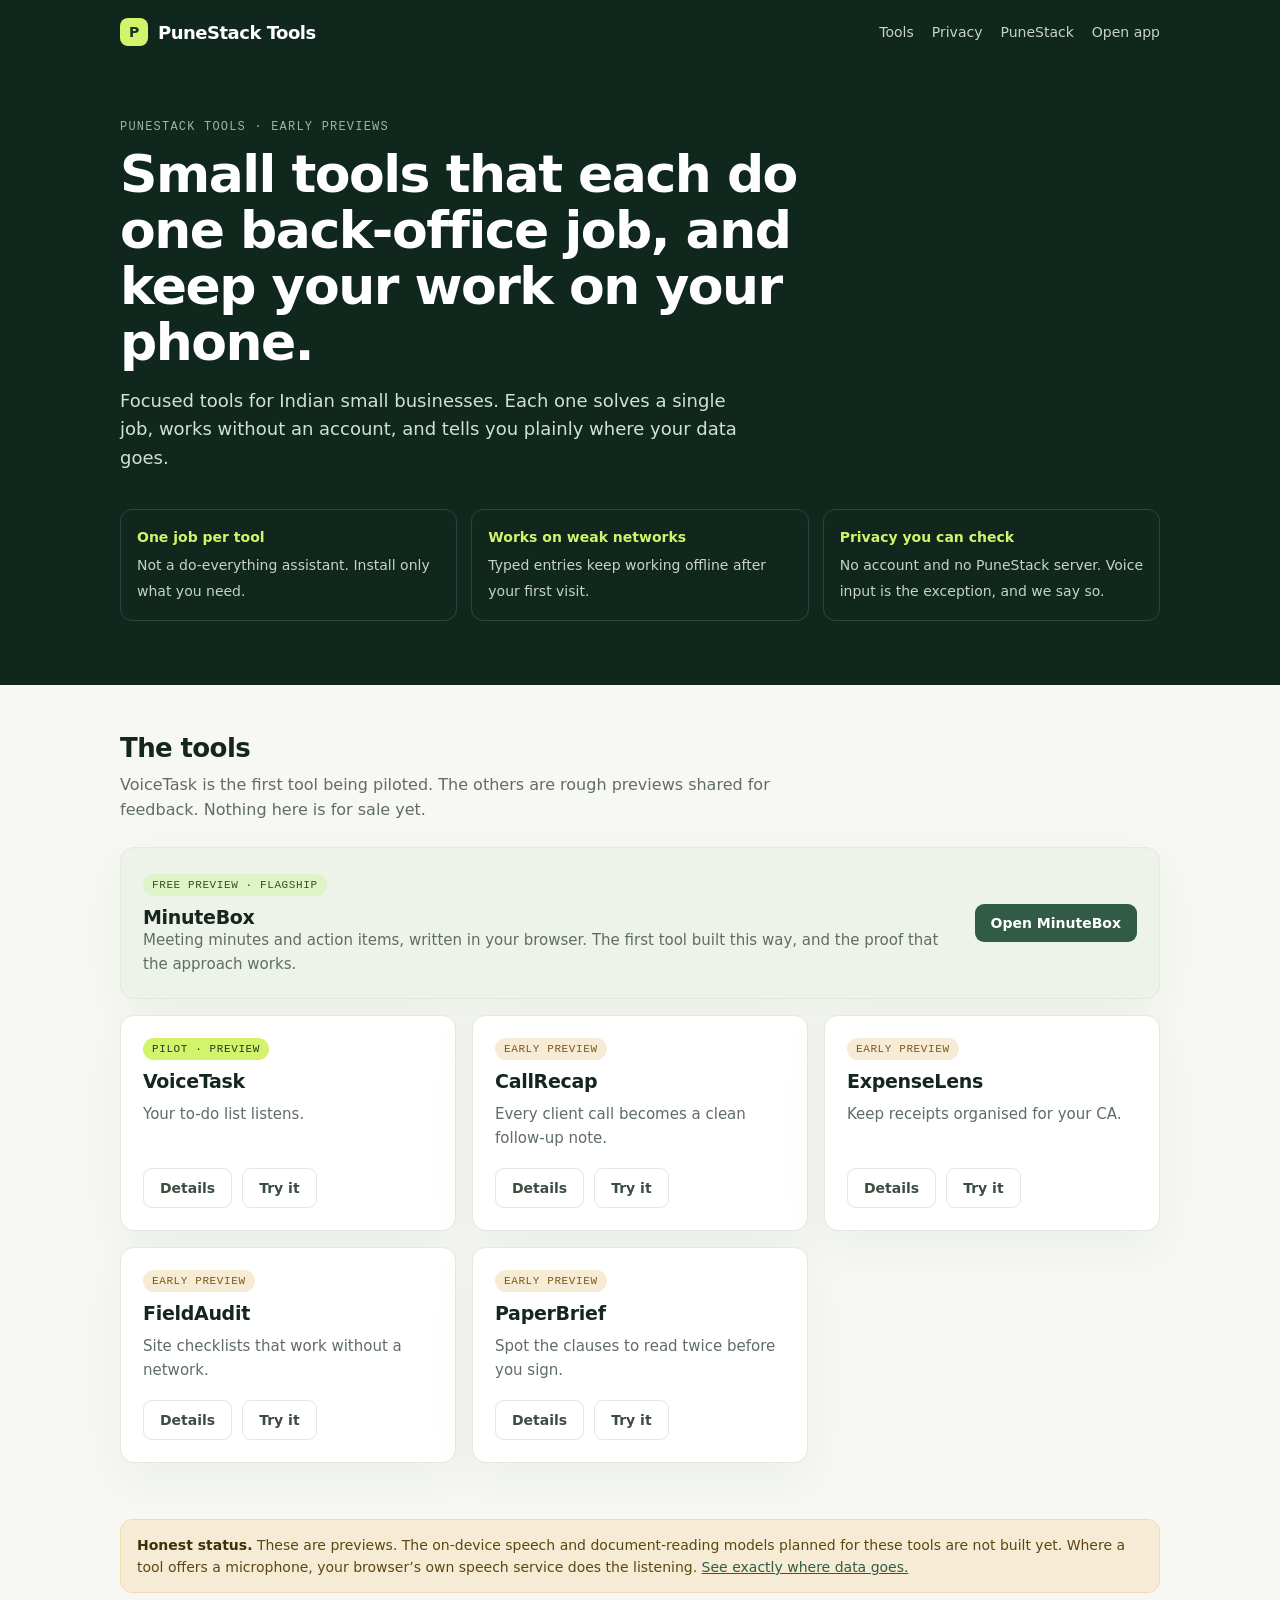
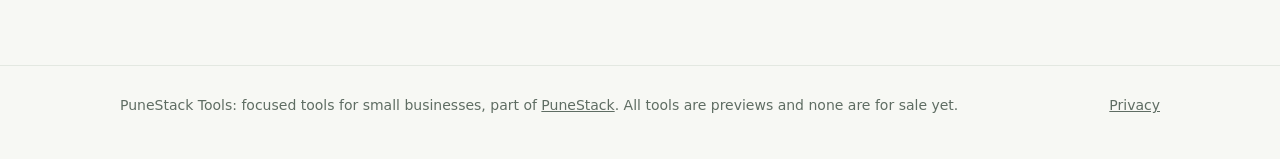
<file: src/outputs/index.html>
<!doctype html>
<html lang="en">
<head>
<meta charset="utf-8">
<meta name="viewport" content="width=device-width,initial-scale=1,viewport-fit=cover">
<meta name="theme-color" content="#10271e">
<meta name="robots" content="index,follow">
<meta name="description" content="Focused, privacy-first tools for small businesses. Early previews.">
<link rel="icon" href="icon.svg">
<link rel="stylesheet" href="styles.css">
<title>PuneStack Tools: focused tools for small businesses</title>
</head>
<body>
<header class="top"><div class="wrap">
<a class="brand" href=""><span class="brand-mark">P</span>PuneStack Tools</a>
<nav><a href="#tools">Tools</a><a class="hide-sm" href="privacy/">Privacy</a><a class="hide-sm" href="https://punestack.vercel.app/">PuneStack</a><a href="app/">Open app</a></nav>
</div></header>
<section class="hero"><div class="wrap">
<div class="eyebrow">PuneStack Tools · early previews</div>
<h1>Small tools that each do one back-office job, and keep your work on your phone.</h1>
<p>Focused tools for Indian small businesses. Each one solves a single job, works without an account, and tells you plainly where your data goes.</p>
<div class="pillars">
<div class="pillar"><b>One job per tool</b><span>Not a do-everything assistant. Install only what you need.</span></div>
<div class="pillar"><b>Works on weak networks</b><span>Typed entries keep working offline after your first visit.</span></div>
<div class="pillar"><b>Privacy you can check</b><span>No account and no PuneStack server. Voice input is the exception, and we say so.</span></div>
</div>
</div></section>
<main><div class="wrap">
<section id="tools"><h2>The tools</h2>
<p class="lead">VoiceTask is the first tool being piloted. The others are rough previews shared for feedback. Nothing here is for sale yet.</p>
<div class="cards"><article class="card feature"><div><span class="status available">Free preview · flagship</span>
<h3 style="margin-top:10px">MinuteBox</h3><p>Meeting minutes and action items, written in your browser. The first tool built this way, and the proof that the approach works.</p></div>
<div class="links" style="margin:0;padding:0"><a class="btn" href="https://minutebox.vercel.app" rel="noopener">Open MinuteBox</a></div></article><article class="card"><span class="status pilot">Pilot · preview</span>
<h3>VoiceTask</h3><p>Your to-do list listens.</p>
<div class="links"><a class="btn secondary" href="voicetask/">Details</a><a class="btn secondary" href="app/#task">Try it</a></div></article><article class="card"><span class="status preview">Early preview</span>
<h3>CallRecap</h3><p>Every client call becomes a clean follow-up note.</p>
<div class="links"><a class="btn secondary" href="callrecap/">Details</a><a class="btn secondary" href="app/#call">Try it</a></div></article><article class="card"><span class="status preview">Early preview</span>
<h3>ExpenseLens</h3><p>Keep receipts organised for your CA.</p>
<div class="links"><a class="btn secondary" href="expenselens/">Details</a><a class="btn secondary" href="app/#expense">Try it</a></div></article><article class="card"><span class="status preview">Early preview</span>
<h3>FieldAudit</h3><p>Site checklists that work without a network.</p>
<div class="links"><a class="btn secondary" href="fieldaudit/">Details</a><a class="btn secondary" href="app/#audit">Try it</a></div></article><article class="card"><span class="status preview">Early preview</span>
<h3>PaperBrief</h3><p>Spot the clauses to read twice before you sign.</p>
<div class="links"><a class="btn secondary" href="paperbrief/">Details</a><a class="btn secondary" href="app/#paper">Try it</a></div></article></div></section>
<section><div class="note"><b>Honest status.</b> These are previews. The on-device speech and document-reading models planned for these tools are not built yet. Where a tool offers a microphone, your browser’s own speech service does the listening. <a href="privacy/">See exactly where data goes.</a></div></section>
</div></main>
<script>
// Old links pointed at the workspace with a hash (e.g. /#task). Send those to the app.
(function(){var k=location.hash.slice(1);if(['task','call','expense','audit','paper'].indexOf(k)>-1)location.replace('app/#'+k)})();
</script>
<footer><div class="wrap"><span>PuneStack Tools: focused tools for small businesses, part of <a href="https://punestack.vercel.app/">PuneStack</a>. All tools are previews and none are for sale yet.</span><span><a href="privacy/">Privacy</a></span></div></footer>
</body>
</html>
</file>
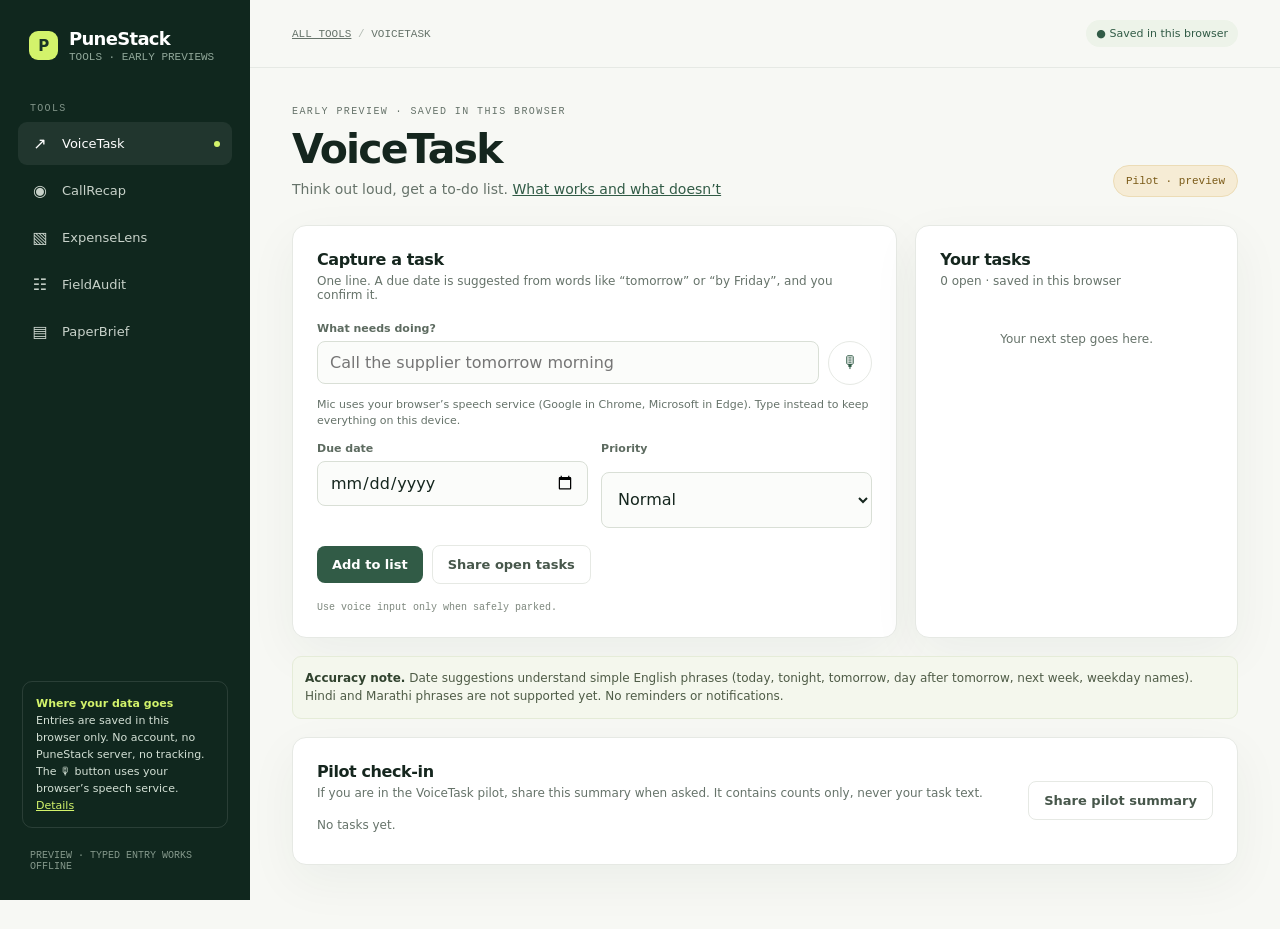
<file: src/outputs/app/index.html>
<!doctype html>
<html lang="en">
<head>
<meta charset="utf-8"><meta name="viewport" content="width=device-width,initial-scale=1,viewport-fit=cover"><meta name="theme-color" content="#10271e"><meta name="robots" content="index,follow"><meta name="description" content="Early previews of focused, privacy-first tools for small businesses."><link rel="manifest" href="../manifest.webmanifest"><link rel="icon" href="../icon.svg"><title>PuneStack Tools preview</title>
<style>
:root{--ink:#15261e;--muted:#66736a;--line:#e6e9e4;--paper:#f7f8f4;--white:#fff;--green:#315b46;--lime:#d3f36b;--soft:#edf3e9;--orange:#e17a4c;--shadow:0 16px 50px #1c38250d;--sans:'DM Sans',system-ui,-apple-system,'Segoe UI',Roboto,sans-serif;--display:Manrope,system-ui,-apple-system,'Segoe UI',Roboto,sans-serif;--mono:'DM Mono',ui-monospace,SFMono-Regular,Menlo,monospace}*{box-sizing:border-box}body{margin:0;background:var(--paper);color:var(--ink);font:15px var(--sans)}.shell{min-height:100vh}.sidebar{position:fixed;inset:0 auto 0 0;width:250px;background:#10271e;color:white;padding:26px 18px;display:flex;flex-direction:column;z-index:5}.brand{display:flex;align-items:center;gap:11px;padding:2px 11px 32px;font:800 18px var(--display);letter-spacing:-.7px;color:white;text-decoration:none}.brand-mark{width:29px;height:29px;border-radius:9px;background:var(--lime);color:#173326;display:grid;place-items:center;font:800 15px var(--display)}.brand small{display:block;color:#91a89a;font:11px var(--mono);letter-spacing:0;margin-top:2px}.nav-label{padding:8px 12px;color:#819489;font:10px var(--mono);letter-spacing:1.3px;text-transform:uppercase}.nav{display:grid;gap:4px}.nav button{border:0;background:transparent;color:#c8d2ca;text-align:left;padding:12px;border-radius:9px;display:flex;align-items:center;gap:12px;font:500 13px var(--sans);cursor:pointer}.nav button:hover,.nav button.active{background:#ffffff12;color:white}.nav button.active:after{content:'';margin-left:auto;width:6px;height:6px;background:var(--lime);border-radius:50%}.nav-icon{width:20px;text-align:center;font-size:16px}.side-bottom{margin-top:auto}.privacy{margin:10px 4px 0;padding:13px;border:1px solid #ffffff1c;border-radius:10px;color:#d3e0d5;font-size:11px;line-height:1.55}.privacy b{color:var(--lime);font-weight:600}.side-foot{padding:22px 12px 2px;color:#84988b;font:10px var(--mono)}.main{margin-left:250px;min-height:100vh}.topbar{height:68px;padding:0 42px;border-bottom:1px solid var(--line);display:flex;align-items:center;justify-content:space-between;background:#f7f8f4ef;position:sticky;top:0;z-index:4;backdrop-filter:blur(12px)}.crumb{font:11px var(--mono);color:var(--muted)}.top-actions{display:flex;align-items:center;gap:12px}.local-pill{font-size:11px;color:var(--green);background:var(--soft);padding:7px 10px;border-radius:99px}.content{max-width:1180px;margin:0 auto;padding:38px 42px 64px}.eyebrow{font:10px var(--mono);letter-spacing:1.4px;text-transform:uppercase;color:#66736a}.hero{display:flex;align-items:end;justify-content:space-between;margin-bottom:28px;gap:16px}.hero h1{font:700 clamp(28px,4vw,41px)/1.07 var(--display);letter-spacing:-1.8px;margin:11px 0 9px}.hero p{margin:0;color:var(--muted);font-size:14px}.price-tag{font:11px var(--mono);padding:9px 12px;border:1px solid #ecdcb6;border-radius:99px;color:#7a5a17;background:#f6ecd5;white-space:nowrap}.grid{display:grid;grid-template-columns:minmax(0,1.5fr) minmax(270px,.8fr);gap:18px}.card{background:var(--white);border:1px solid var(--line);border-radius:14px;padding:24px;box-shadow:var(--shadow)}.card-head{display:flex;justify-content:space-between;align-items:start;margin-bottom:20px}.card h2{font:700 16px var(--display);margin:0;letter-spacing:-.4px}.card-sub{font-size:12px;color:var(--muted);margin-top:5px}.kicker{font:10px var(--mono);color:var(--muted)}.form-grid{display:grid;grid-template-columns:1fr 1fr;gap:13px}.field{display:grid;gap:6px}.field.full{grid-column:1/-1}label{font-size:11px;font-weight:600;color:#5d6b60}.field input,.field select,.field textarea,.mic-row input{width:100%;border:1px solid #d9dfd6;background:#fbfcfa;border-radius:8px;padding:11px 12px;color:var(--ink);font:16px var(--sans);outline:none}.field input:focus,.field select:focus,.field textarea:focus,.mic-row input:focus{border-color:#73937d;box-shadow:0 0 0 3px #315b4620}.field textarea{min-height:85px;resize:vertical}.actions{display:flex;align-items:center;gap:9px;margin-top:17px;flex-wrap:wrap}.btn{border:0;border-radius:8px;padding:11px 15px;background:var(--green);color:white;font:600 13px var(--sans);cursor:pointer}.btn:hover{background:#244a37}.btn.secondary{background:white;border:1px solid var(--line);color:#47574b}.btn.secondary:hover{background:#f5f7f3}.btn.small{padding:8px 10px;font-size:12px}.receipt-drop{border:1px dashed #cbd5ca;background:#f9fbf8;border-radius:10px;padding:18px;display:flex;align-items:center;gap:13px;margin-bottom:16px;cursor:pointer}.drop-icon{height:40px;width:40px;flex:none;background:#e9f0e5;border-radius:11px;display:grid;place-items:center;font-size:18px}.receipt-drop b{font-size:12px}.receipt-drop span{display:block;color:var(--muted);font-size:11px;margin-top:3px}.receipt-drop input{display:none}.stats{display:grid;grid-template-columns:repeat(3,1fr);gap:10px;margin-bottom:18px}.stat{background:#f7f9f5;border:1px solid #edf0e9;border-radius:10px;padding:14px}.stat small{font-size:10px;color:var(--muted)}.stat strong{display:block;font:700 22px var(--display);letter-spacing:-1px;margin-top:7px}.rows{display:grid}.row{display:flex;align-items:center;justify-content:space-between;padding:13px 0;border-top:1px solid #edf0eb;gap:12px}.row-title{font-size:13px;font-weight:600;overflow-wrap:anywhere}.row-meta{color:var(--muted);font-size:11px;margin-top:3px}.row-amount{font:500 12px var(--mono);white-space:nowrap}.empty{padding:24px 8px;text-align:center;color:var(--muted);font-size:12px}.notice{background:#f4f7ed;border:1px solid #e5ecd8;border-radius:9px;padding:12px;color:#4f5c47;font-size:12px;line-height:1.55}.notice strong{color:#31432f}.wide{grid-column:1/-1}.task-list{display:grid}.task-item{display:flex;gap:12px;align-items:start;border-top:1px solid #edf0eb;padding:14px 2px}.check{width:22px;height:22px;border:1px solid #b9c5b8;border-radius:6px;margin-top:0;cursor:pointer;flex:none;background:#fff;padding:0}.check.done{background:var(--green);border-color:var(--green);position:relative}.check.done:after{content:'✓';color:white;position:absolute;top:0;left:4px;font-size:14px}.done-text{text-decoration:line-through;color:#8a948a}.tag{font:9px var(--mono);padding:5px 7px;border-radius:99px;background:#eef4e9;color:#58704e;white-space:nowrap}.tag.orange{background:#fff0e8;color:#b55d34}.template{border:1px solid var(--line);border-radius:9px;padding:13px;cursor:pointer;background:#fff;text-align:left;font:inherit;color:inherit}.template.selected{border-color:var(--green);box-shadow:0 0 0 2px #315b4620}.template b{font-size:12px}.template span{display:block;font-size:10px;color:var(--muted);margin-top:4px}.templates{display:grid;grid-template-columns:repeat(3,1fr);gap:9px;margin-bottom:20px}.checklist{display:grid;margin-top:18px}.checkline{display:flex;gap:10px;padding:11px 0;border-top:1px solid #edf0eb;align-items:center;font-size:13px}.checkline input{accent-color:var(--green);width:18px;height:18px}.doc-output{border-left:2px solid var(--lime);padding:3px 0 3px 15px;margin:16px 0;color:#4f5c4f;font-size:13px;line-height:1.8}.flags{display:grid;gap:8px;margin-top:13px}.flag{background:#fff6ef;border:1px solid #f4e4d7;border-radius:8px;padding:10px 12px;color:#7d5236;font-size:12px}.flag b{font-size:10px;text-transform:uppercase;letter-spacing:.6px}.footer-note{font:10px var(--mono);color:#7d877d;margin-top:18px}.mobile-nav{display:none}.toast{position:fixed;bottom:84px;left:50%;transform:translateX(-50%);background:#18382a;color:white;padding:12px 16px;border-radius:9px;z-index:20;font-size:13px;box-shadow:0 8px 22px #0002;max-width:calc(100vw - 32px)}.mic-btn{border-radius:50%;height:44px;width:44px;flex:none;border:1px solid var(--line);background:white;color:var(--green);font-size:17px;cursor:pointer}.mic-row{display:flex;gap:9px;align-items:center}.mic-row input{flex:1;min-width:0}.mic-note{font-size:11px;color:var(--muted);margin-top:6px;line-height:1.45}.hint{font-size:11px;color:var(--muted);min-height:16px;line-height:1.4}.hint.on{color:#2d5420}.pilot{display:flex;justify-content:space-between;align-items:center;gap:16px;flex-wrap:wrap}.pilot .card-head{margin-bottom:10px}.pilot .actions{margin-top:0}.pilot-stats{display:flex;gap:18px;flex-wrap:wrap;font-size:12px;color:var(--muted)}.pilot-stats b{color:var(--ink);font-size:16px;margin-right:3px}
@media(max-width:900px){.sidebar{width:210px}.main{margin-left:210px}.content{padding:30px 24px}.topbar{padding:0 24px}}@media(max-width:680px){.sidebar{display:none}.main{margin:0;padding-bottom:70px}.topbar{height:56px;padding:0 16px}.content{padding:22px 16px 35px}.hero{align-items:start;gap:12px;flex-direction:column}.grid{grid-template-columns:1fr}.wide{grid-column:auto}.card{padding:18px}.templates{grid-template-columns:1fr}.mobile-nav{display:flex;position:fixed;inset:auto 0 0;background:#10271e;color:white;justify-content:space-around;padding:8px 4px calc(8px + env(safe-area-inset-bottom));z-index:8}.mobile-nav button{border:0;background:transparent;color:#c8d2ca;font-size:10px;display:grid;gap:4px;justify-items:center;padding:3px;min-width:56px}.mobile-nav button span:first-child{font-size:17px}.mobile-nav button.active{color:var(--lime)}.stats{gap:6px}.stat{padding:11px}.stat strong{font-size:18px}.form-grid{gap:10px;grid-template-columns:1fr}.price-tag{align-self:flex-start;white-space:normal}.local-pill{display:none}}
</style></head><body><div id="app"></div><script src="app.js"></script><script>if('serviceWorker'in navigator)navigator.serviceWorker.register('../sw.js').catch(()=>{});</script></body></html>
</file>
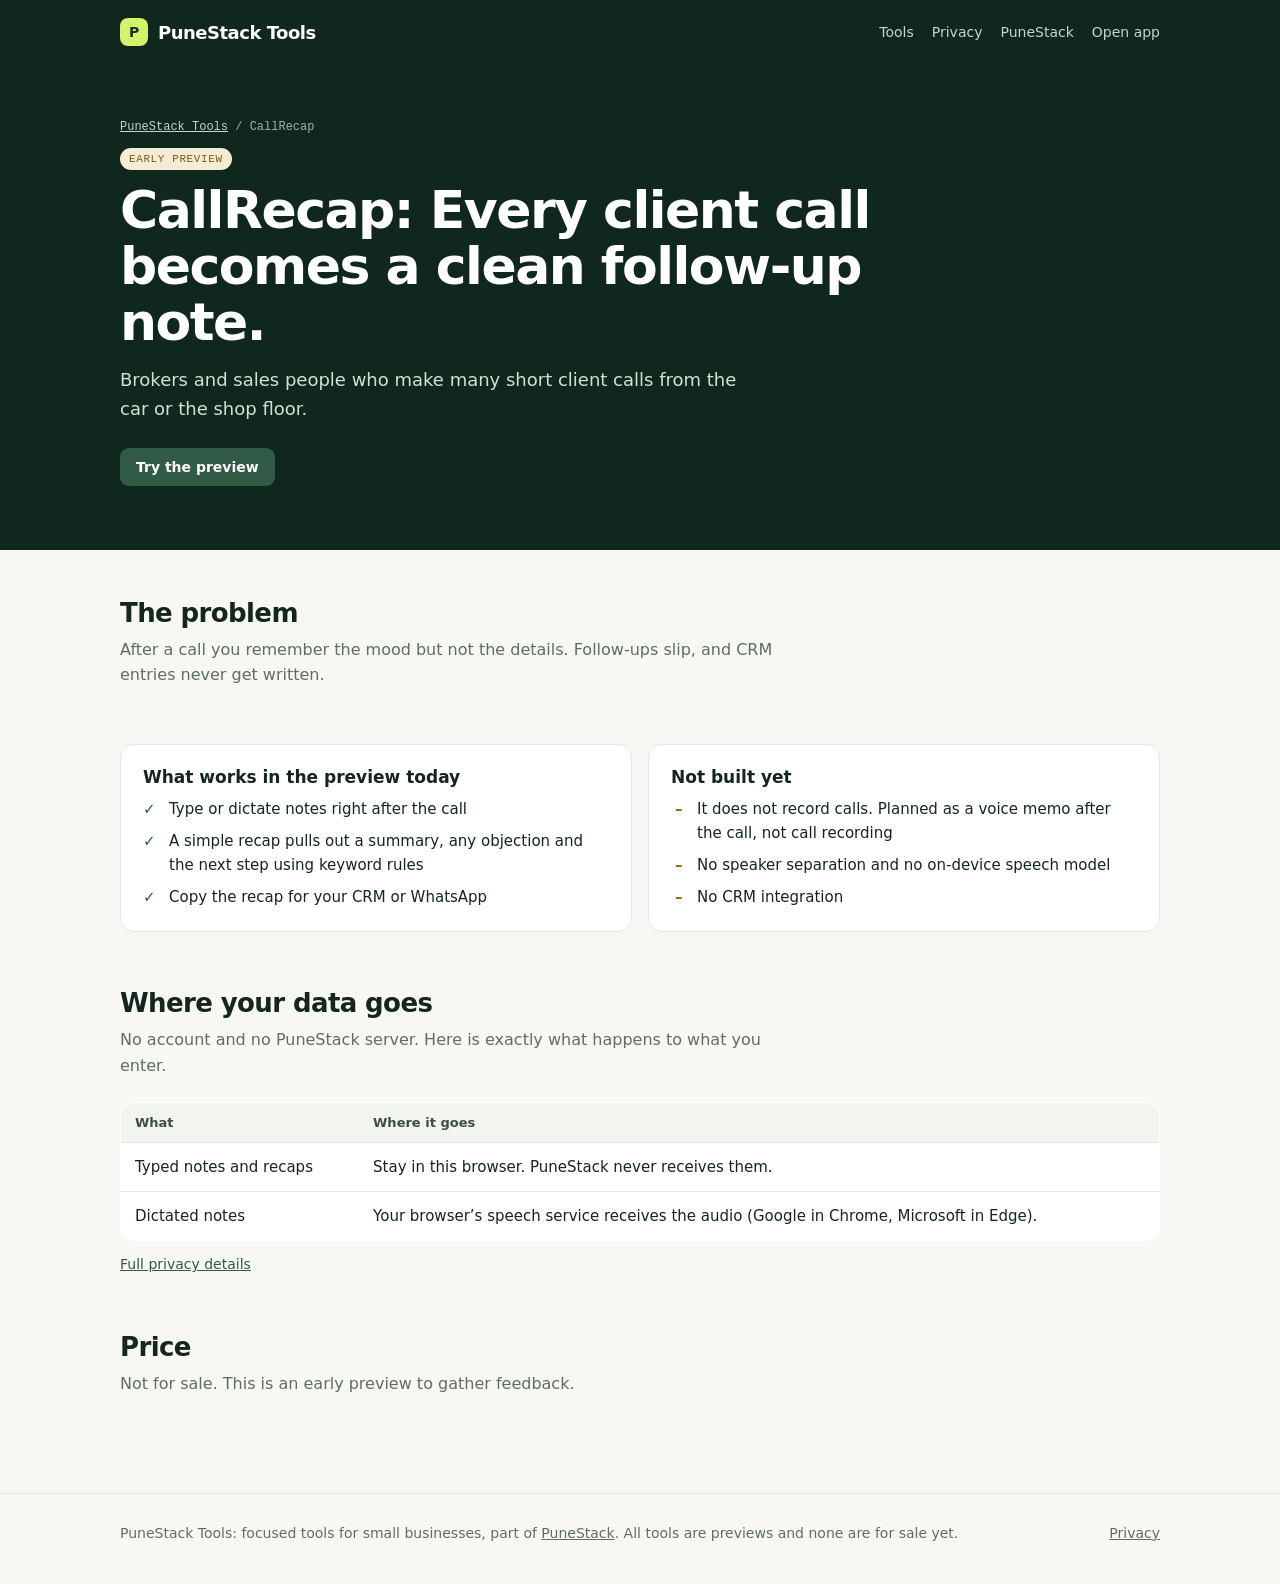
<file: src/outputs/callrecap/index.html>
<!doctype html>
<html lang="en">
<head>
<meta charset="utf-8">
<meta name="viewport" content="width=device-width,initial-scale=1,viewport-fit=cover">
<meta name="theme-color" content="#10271e">
<meta name="robots" content="index,follow">
<meta name="description" content="CallRecap: Every client call becomes a clean follow-up note. Early preview.">
<link rel="icon" href="../icon.svg">
<link rel="stylesheet" href="../styles.css">
<title>CallRecap: Every client call becomes a clean follow-up note. | PuneStack Tools</title>
</head>
<body>
<header class="top"><div class="wrap">
<a class="brand" href="../"><span class="brand-mark">P</span>PuneStack Tools</a>
<nav><a href="../#tools">Tools</a><a class="hide-sm" href="../privacy/">Privacy</a><a class="hide-sm" href="https://punestack.vercel.app/">PuneStack</a><a href="../app/">Open app</a></nav>
</div></header>
<section class="hero"><div class="wrap">
<div class="crumbs"><a href="../">PuneStack Tools</a> / CallRecap</div>
<span class="status preview">Early preview</span>
<h1>CallRecap: Every client call becomes a clean follow-up note.</h1>
<p>Brokers and sales people who make many short client calls from the car or the shop floor.</p>
<div class="cta"><a class="btn" href="../app/#call">Try the preview</a></div>
</div></section>
<main><div class="wrap">
<section><h2>The problem</h2><p class="lead">After a call you remember the mood but not the details. Follow-ups slip, and CRM entries never get written.</p></section>
<section><div class="cols">
<div class="box"><h3>What works in the preview today</h3><ul class="check"><li>Type or dictate notes right after the call</li><li>A simple recap pulls out a summary, any objection and the next step using keyword rules</li><li>Copy the recap for your CRM or WhatsApp</li></ul></div>
<div class="box"><h3>Not built yet</h3><ul class="cross"><li>It does not record calls. Planned as a voice memo after the call, not call recording</li><li>No speaker separation and no on-device speech model</li><li>No CRM integration</li></ul></div>
</div></section>
<section><h2>Where your data goes</h2><p class="lead">No account and no PuneStack server. Here is exactly what happens to what you enter.</p>
<table class="flow"><thead><tr><th>What</th><th>Where it goes</th></tr></thead><tbody><tr><td>Typed notes and recaps</td><td>Stay in this browser. PuneStack never receives them.</td></tr><tr><td>Dictated notes</td><td>Your browser’s speech service receives the audio (Google in Chrome, Microsoft in Edge).</td></tr></tbody></table>
<p style="margin-top:12px;font-size:14px"><a href="../privacy/">Full privacy details</a></p></section>
<section><h2>Price</h2><p class="lead">Not for sale. This is an early preview to gather feedback.</p></section>
</div></main>
<footer><div class="wrap"><span>PuneStack Tools: focused tools for small businesses, part of <a href="https://punestack.vercel.app/">PuneStack</a>. All tools are previews and none are for sale yet.</span><span><a href="../privacy/">Privacy</a></span></div></footer>
</body>
</html>
</file>
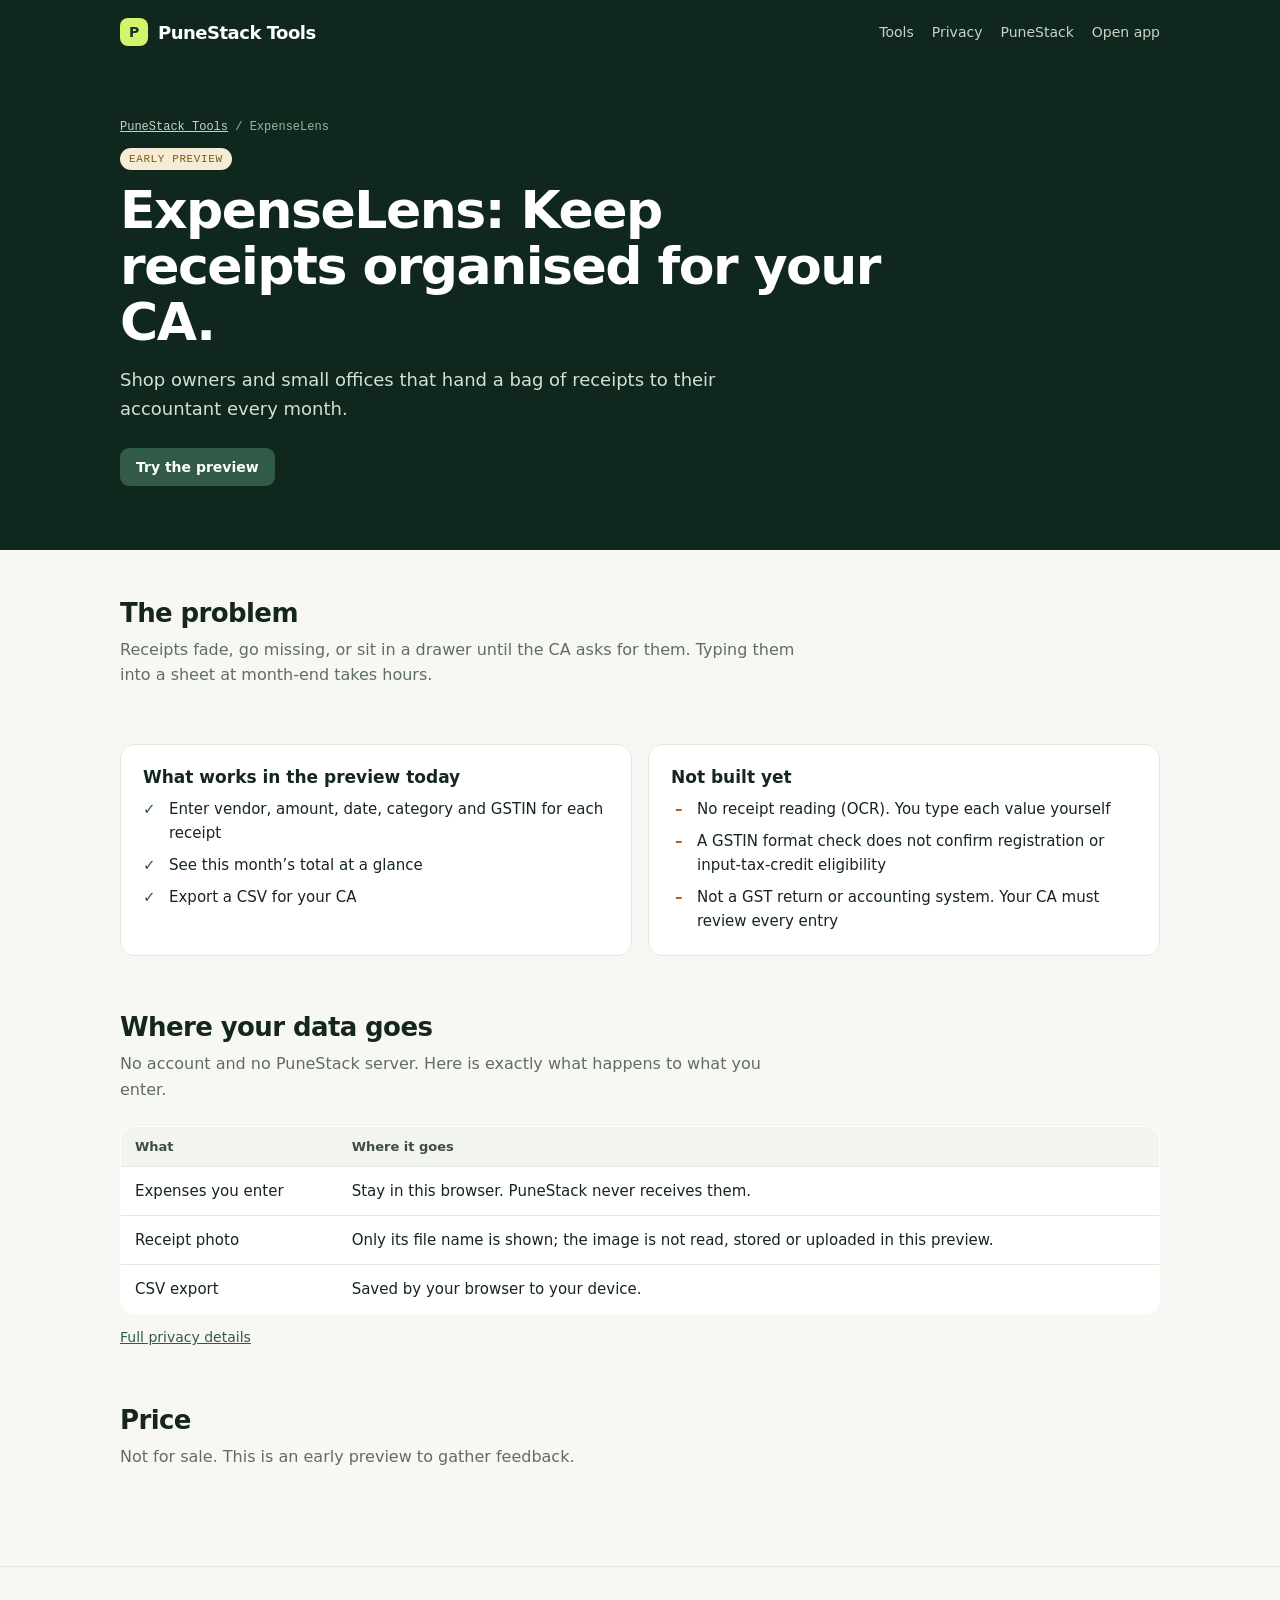
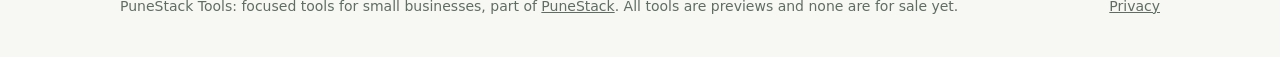
<file: src/outputs/expenselens/index.html>
<!doctype html>
<html lang="en">
<head>
<meta charset="utf-8">
<meta name="viewport" content="width=device-width,initial-scale=1,viewport-fit=cover">
<meta name="theme-color" content="#10271e">
<meta name="robots" content="index,follow">
<meta name="description" content="ExpenseLens: Keep receipts organised for your CA. Early preview.">
<link rel="icon" href="../icon.svg">
<link rel="stylesheet" href="../styles.css">
<title>ExpenseLens: Keep receipts organised for your CA. | PuneStack Tools</title>
</head>
<body>
<header class="top"><div class="wrap">
<a class="brand" href="../"><span class="brand-mark">P</span>PuneStack Tools</a>
<nav><a href="../#tools">Tools</a><a class="hide-sm" href="../privacy/">Privacy</a><a class="hide-sm" href="https://punestack.vercel.app/">PuneStack</a><a href="../app/">Open app</a></nav>
</div></header>
<section class="hero"><div class="wrap">
<div class="crumbs"><a href="../">PuneStack Tools</a> / ExpenseLens</div>
<span class="status preview">Early preview</span>
<h1>ExpenseLens: Keep receipts organised for your CA.</h1>
<p>Shop owners and small offices that hand a bag of receipts to their accountant every month.</p>
<div class="cta"><a class="btn" href="../app/#expense">Try the preview</a></div>
</div></section>
<main><div class="wrap">
<section><h2>The problem</h2><p class="lead">Receipts fade, go missing, or sit in a drawer until the CA asks for them. Typing them into a sheet at month-end takes hours.</p></section>
<section><div class="cols">
<div class="box"><h3>What works in the preview today</h3><ul class="check"><li>Enter vendor, amount, date, category and GSTIN for each receipt</li><li>See this month’s total at a glance</li><li>Export a CSV for your CA</li></ul></div>
<div class="box"><h3>Not built yet</h3><ul class="cross"><li>No receipt reading (OCR). You type each value yourself</li><li>A GSTIN format check does not confirm registration or input-tax-credit eligibility</li><li>Not a GST return or accounting system. Your CA must review every entry</li></ul></div>
</div></section>
<section><h2>Where your data goes</h2><p class="lead">No account and no PuneStack server. Here is exactly what happens to what you enter.</p>
<table class="flow"><thead><tr><th>What</th><th>Where it goes</th></tr></thead><tbody><tr><td>Expenses you enter</td><td>Stay in this browser. PuneStack never receives them.</td></tr><tr><td>Receipt photo</td><td>Only its file name is shown; the image is not read, stored or uploaded in this preview.</td></tr><tr><td>CSV export</td><td>Saved by your browser to your device.</td></tr></tbody></table>
<p style="margin-top:12px;font-size:14px"><a href="../privacy/">Full privacy details</a></p></section>
<section><h2>Price</h2><p class="lead">Not for sale. This is an early preview to gather feedback.</p></section>
</div></main>
<footer><div class="wrap"><span>PuneStack Tools: focused tools for small businesses, part of <a href="https://punestack.vercel.app/">PuneStack</a>. All tools are previews and none are for sale yet.</span><span><a href="../privacy/">Privacy</a></span></div></footer>
</body>
</html>
</file>
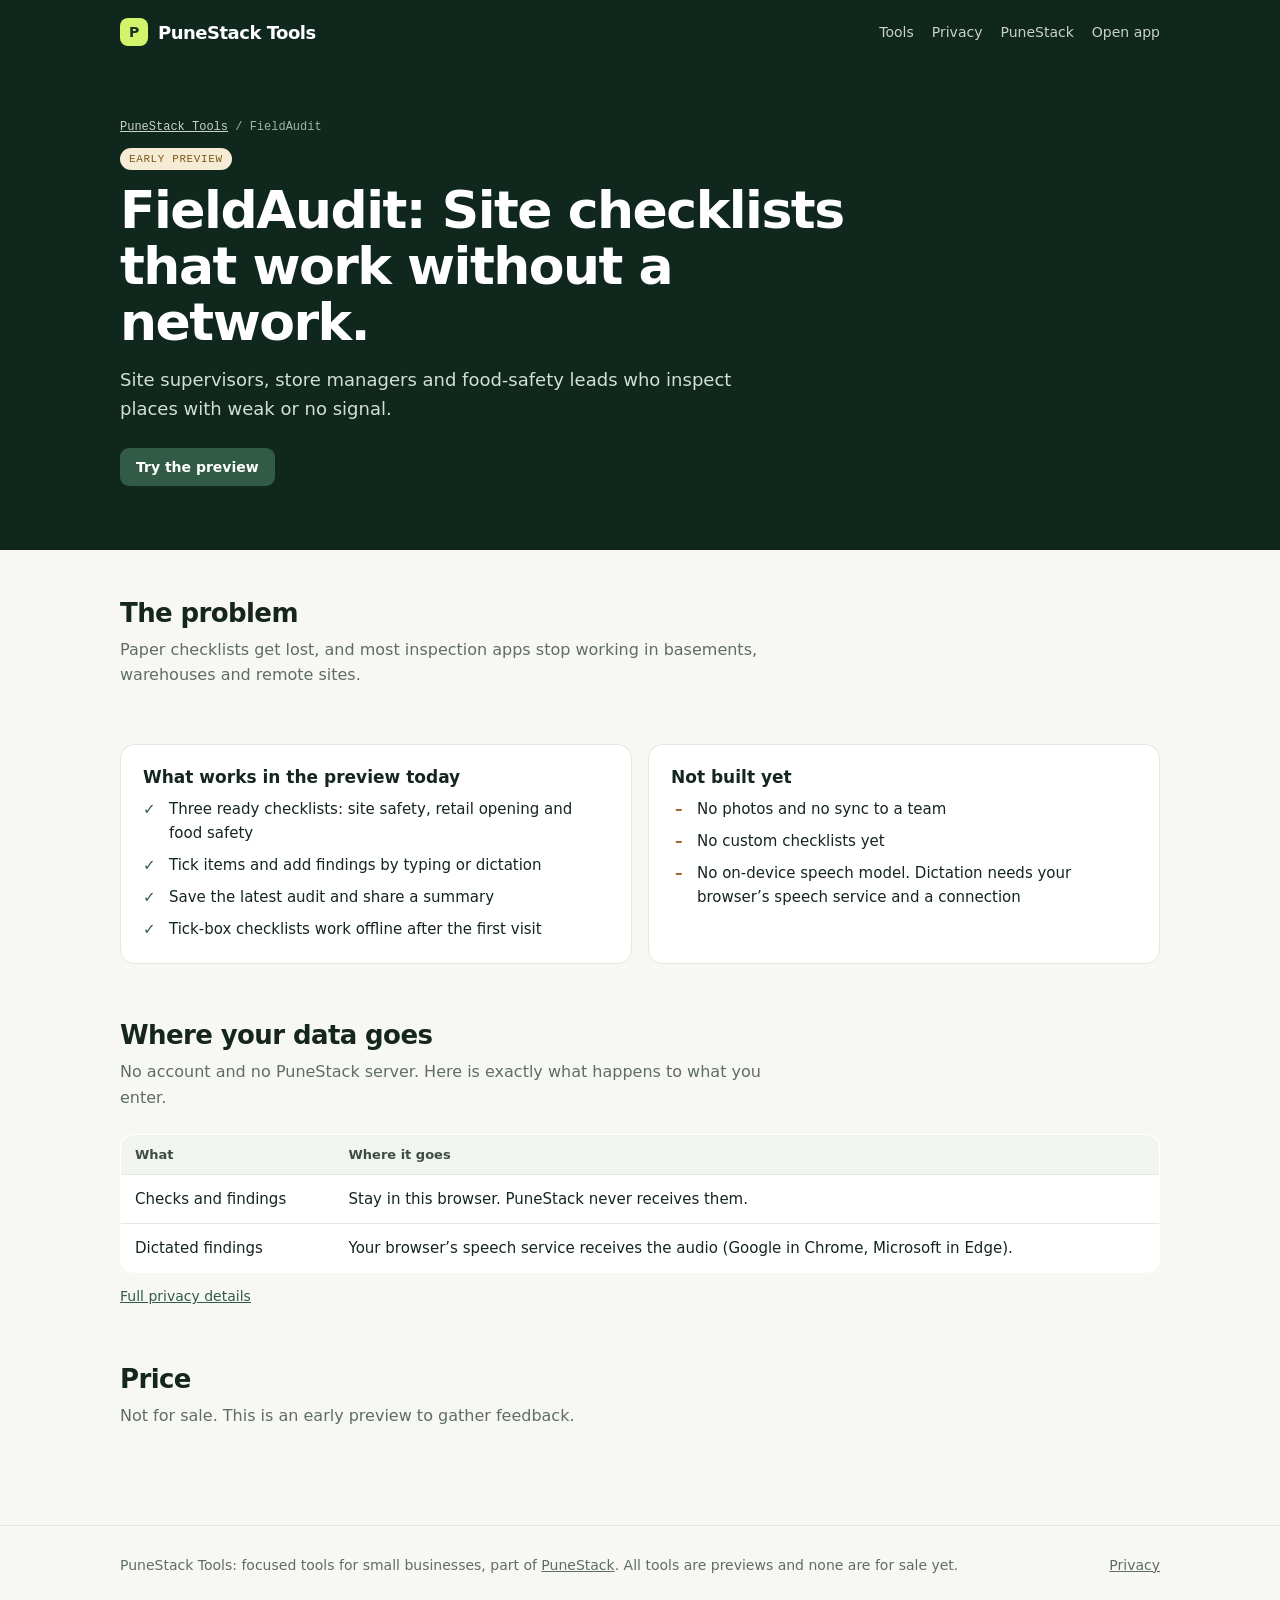
<file: src/outputs/fieldaudit/index.html>
<!doctype html>
<html lang="en">
<head>
<meta charset="utf-8">
<meta name="viewport" content="width=device-width,initial-scale=1,viewport-fit=cover">
<meta name="theme-color" content="#10271e">
<meta name="robots" content="index,follow">
<meta name="description" content="FieldAudit: Site checklists that work without a network. Early preview.">
<link rel="icon" href="../icon.svg">
<link rel="stylesheet" href="../styles.css">
<title>FieldAudit: Site checklists that work without a network. | PuneStack Tools</title>
</head>
<body>
<header class="top"><div class="wrap">
<a class="brand" href="../"><span class="brand-mark">P</span>PuneStack Tools</a>
<nav><a href="../#tools">Tools</a><a class="hide-sm" href="../privacy/">Privacy</a><a class="hide-sm" href="https://punestack.vercel.app/">PuneStack</a><a href="../app/">Open app</a></nav>
</div></header>
<section class="hero"><div class="wrap">
<div class="crumbs"><a href="../">PuneStack Tools</a> / FieldAudit</div>
<span class="status preview">Early preview</span>
<h1>FieldAudit: Site checklists that work without a network.</h1>
<p>Site supervisors, store managers and food-safety leads who inspect places with weak or no signal.</p>
<div class="cta"><a class="btn" href="../app/#audit">Try the preview</a></div>
</div></section>
<main><div class="wrap">
<section><h2>The problem</h2><p class="lead">Paper checklists get lost, and most inspection apps stop working in basements, warehouses and remote sites.</p></section>
<section><div class="cols">
<div class="box"><h3>What works in the preview today</h3><ul class="check"><li>Three ready checklists: site safety, retail opening and food safety</li><li>Tick items and add findings by typing or dictation</li><li>Save the latest audit and share a summary</li><li>Tick-box checklists work offline after the first visit</li></ul></div>
<div class="box"><h3>Not built yet</h3><ul class="cross"><li>No photos and no sync to a team</li><li>No custom checklists yet</li><li>No on-device speech model. Dictation needs your browser’s speech service and a connection</li></ul></div>
</div></section>
<section><h2>Where your data goes</h2><p class="lead">No account and no PuneStack server. Here is exactly what happens to what you enter.</p>
<table class="flow"><thead><tr><th>What</th><th>Where it goes</th></tr></thead><tbody><tr><td>Checks and findings</td><td>Stay in this browser. PuneStack never receives them.</td></tr><tr><td>Dictated findings</td><td>Your browser’s speech service receives the audio (Google in Chrome, Microsoft in Edge).</td></tr></tbody></table>
<p style="margin-top:12px;font-size:14px"><a href="../privacy/">Full privacy details</a></p></section>
<section><h2>Price</h2><p class="lead">Not for sale. This is an early preview to gather feedback.</p></section>
</div></main>
<footer><div class="wrap"><span>PuneStack Tools: focused tools for small businesses, part of <a href="https://punestack.vercel.app/">PuneStack</a>. All tools are previews and none are for sale yet.</span><span><a href="../privacy/">Privacy</a></span></div></footer>
</body>
</html>
</file>
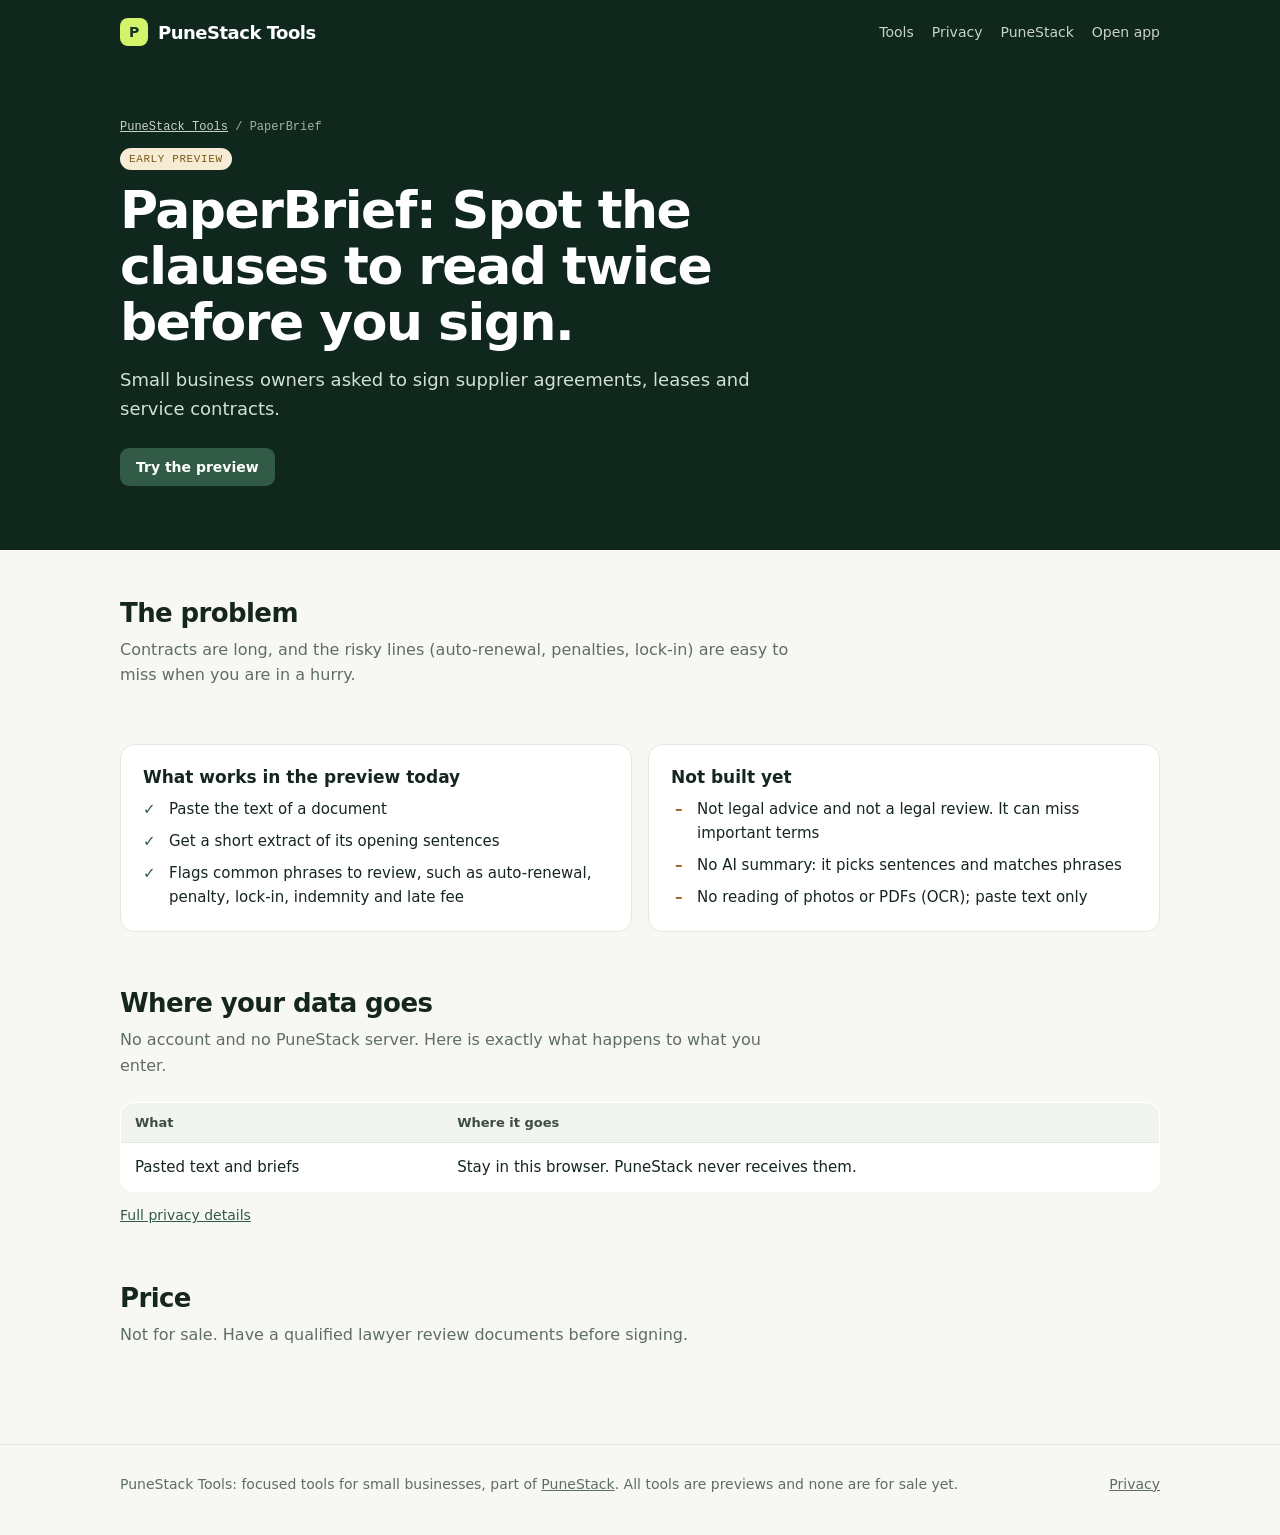
<file: src/outputs/paperbrief/index.html>
<!doctype html>
<html lang="en">
<head>
<meta charset="utf-8">
<meta name="viewport" content="width=device-width,initial-scale=1,viewport-fit=cover">
<meta name="theme-color" content="#10271e">
<meta name="robots" content="index,follow">
<meta name="description" content="PaperBrief: Spot the clauses to read twice before you sign. Early preview.">
<link rel="icon" href="../icon.svg">
<link rel="stylesheet" href="../styles.css">
<title>PaperBrief: Spot the clauses to read twice before you sign. | PuneStack Tools</title>
</head>
<body>
<header class="top"><div class="wrap">
<a class="brand" href="../"><span class="brand-mark">P</span>PuneStack Tools</a>
<nav><a href="../#tools">Tools</a><a class="hide-sm" href="../privacy/">Privacy</a><a class="hide-sm" href="https://punestack.vercel.app/">PuneStack</a><a href="../app/">Open app</a></nav>
</div></header>
<section class="hero"><div class="wrap">
<div class="crumbs"><a href="../">PuneStack Tools</a> / PaperBrief</div>
<span class="status preview">Early preview</span>
<h1>PaperBrief: Spot the clauses to read twice before you sign.</h1>
<p>Small business owners asked to sign supplier agreements, leases and service contracts.</p>
<div class="cta"><a class="btn" href="../app/#paper">Try the preview</a></div>
</div></section>
<main><div class="wrap">
<section><h2>The problem</h2><p class="lead">Contracts are long, and the risky lines (auto-renewal, penalties, lock-in) are easy to miss when you are in a hurry.</p></section>
<section><div class="cols">
<div class="box"><h3>What works in the preview today</h3><ul class="check"><li>Paste the text of a document</li><li>Get a short extract of its opening sentences</li><li>Flags common phrases to review, such as auto-renewal, penalty, lock-in, indemnity and late fee</li></ul></div>
<div class="box"><h3>Not built yet</h3><ul class="cross"><li>Not legal advice and not a legal review. It can miss important terms</li><li>No AI summary: it picks sentences and matches phrases</li><li>No reading of photos or PDFs (OCR); paste text only</li></ul></div>
</div></section>
<section><h2>Where your data goes</h2><p class="lead">No account and no PuneStack server. Here is exactly what happens to what you enter.</p>
<table class="flow"><thead><tr><th>What</th><th>Where it goes</th></tr></thead><tbody><tr><td>Pasted text and briefs</td><td>Stay in this browser. PuneStack never receives them.</td></tr></tbody></table>
<p style="margin-top:12px;font-size:14px"><a href="../privacy/">Full privacy details</a></p></section>
<section><h2>Price</h2><p class="lead">Not for sale. Have a qualified lawyer review documents before signing.</p></section>
</div></main>
<footer><div class="wrap"><span>PuneStack Tools: focused tools for small businesses, part of <a href="https://punestack.vercel.app/">PuneStack</a>. All tools are previews and none are for sale yet.</span><span><a href="../privacy/">Privacy</a></span></div></footer>
</body>
</html>
</file>
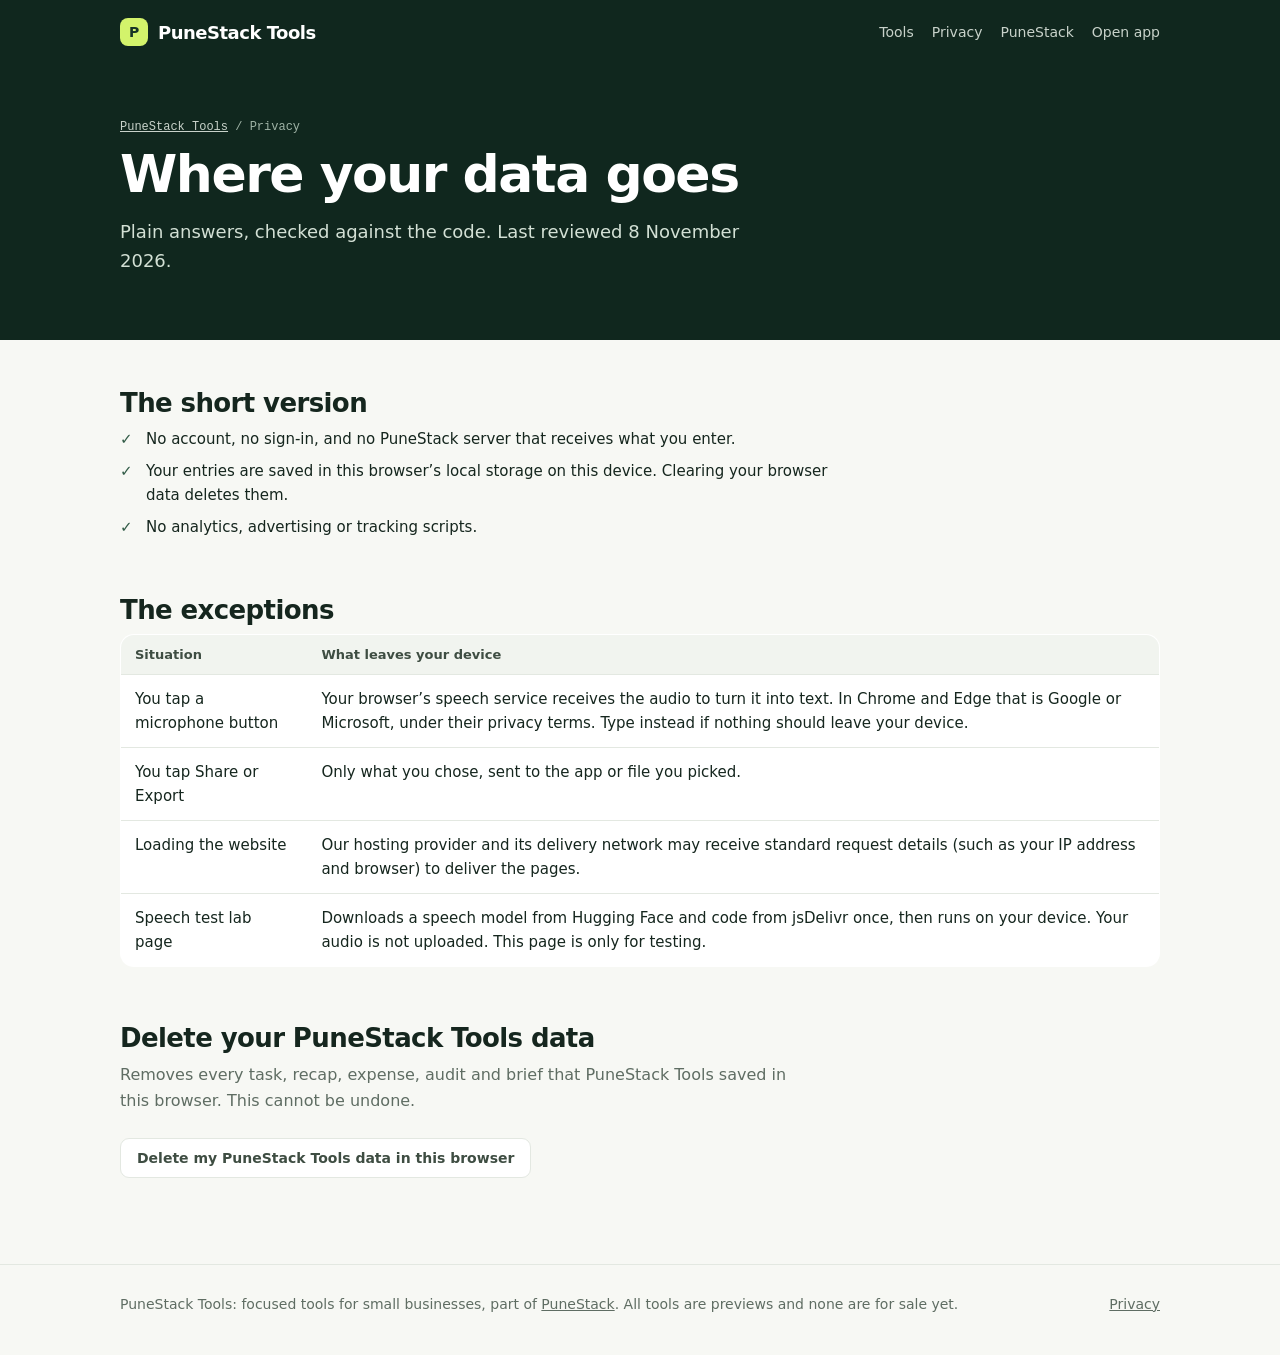
<file: src/outputs/privacy/index.html>
<!doctype html>
<html lang="en">
<head>
<meta charset="utf-8">
<meta name="viewport" content="width=device-width,initial-scale=1,viewport-fit=cover">
<meta name="theme-color" content="#10271e">
<meta name="robots" content="index,follow">
<meta name="description" content="Where PuneStack Tools data goes, in plain language.">
<link rel="icon" href="../icon.svg">
<link rel="stylesheet" href="../styles.css">
<title>Privacy | PuneStack Tools</title>
</head>
<body>
<header class="top"><div class="wrap">
<a class="brand" href="../"><span class="brand-mark">P</span>PuneStack Tools</a>
<nav><a href="../#tools">Tools</a><a class="hide-sm" href="../privacy/">Privacy</a><a class="hide-sm" href="https://punestack.vercel.app/">PuneStack</a><a href="../app/">Open app</a></nav>
</div></header>
<section class="hero"><div class="wrap">
<div class="crumbs"><a href="../">PuneStack Tools</a> / Privacy</div>
<h1>Where your data goes</h1>
<p>Plain answers, checked against the code. Last reviewed 8 November 2026.</p>
</div></section>
<main><div class="wrap">
<section><h2>The short version</h2>
<ul class="check" style="max-width:720px">
<li>No account, no sign-in, and no PuneStack server that receives what you enter.</li>
<li>Your entries are saved in this browser’s local storage on this device. Clearing your browser data deletes them.</li>
<li>No analytics, advertising or tracking scripts.</li>
</ul></section>
<section><h2>The exceptions</h2>
<table class="flow"><thead><tr><th>Situation</th><th>What leaves your device</th></tr></thead><tbody>
<tr><td>You tap a microphone button</td><td>Your browser’s speech service receives the audio to turn it into text. In Chrome and Edge that is Google or Microsoft, under their privacy terms. Type instead if nothing should leave your device.</td></tr>
<tr><td>You tap Share or Export</td><td>Only what you chose, sent to the app or file you picked.</td></tr>
<tr><td>Loading the website</td><td>Our hosting provider and its delivery network may receive standard request details (such as your IP address and browser) to deliver the pages.</td></tr>
<tr><td>Speech test lab page</td><td>Downloads a speech model from Hugging Face and code from jsDelivr once, then runs on your device. Your audio is not uploaded. This page is only for testing.</td></tr>
</tbody></table></section>
<section><h2>Delete your PuneStack Tools data</h2>
<p class="lead">Removes every task, recap, expense, audit and brief that PuneStack Tools saved in this browser. This cannot be undone.</p>
<button class="btn secondary" id="wipe" type="button">Delete my PuneStack Tools data in this browser</button>
<p id="wipe-msg" role="status" style="font-size:14px;color:var(--muted)"></p>
</section>
</div></main>
<script>
document.getElementById('wipe').addEventListener('click',function(){
  var b=this,msg=document.getElementById('wipe-msg');
  if(b.dataset.armed!=='1'){b.dataset.armed='1';b.textContent='Tap again to confirm';msg.textContent='This removes all PuneStack Tools entries from this browser.';return}
  var n=0;try{Object.keys(localStorage).forEach(function(k){if(k.indexOf('fieldnotes_')===0){localStorage.removeItem(k);n++}})}catch(err){}
  b.dataset.armed='';b.textContent='Delete my PuneStack Tools data in this browser';msg.textContent=n?('Deleted '+n+' saved item group'+(n===1?'':'s')+'.'):'Nothing was stored in this browser.';
});
</script>
<footer><div class="wrap"><span>PuneStack Tools: focused tools for small businesses, part of <a href="https://punestack.vercel.app/">PuneStack</a>. All tools are previews and none are for sale yet.</span><span><a href="../privacy/">Privacy</a></span></div></footer>
</body>
</html>
</file>
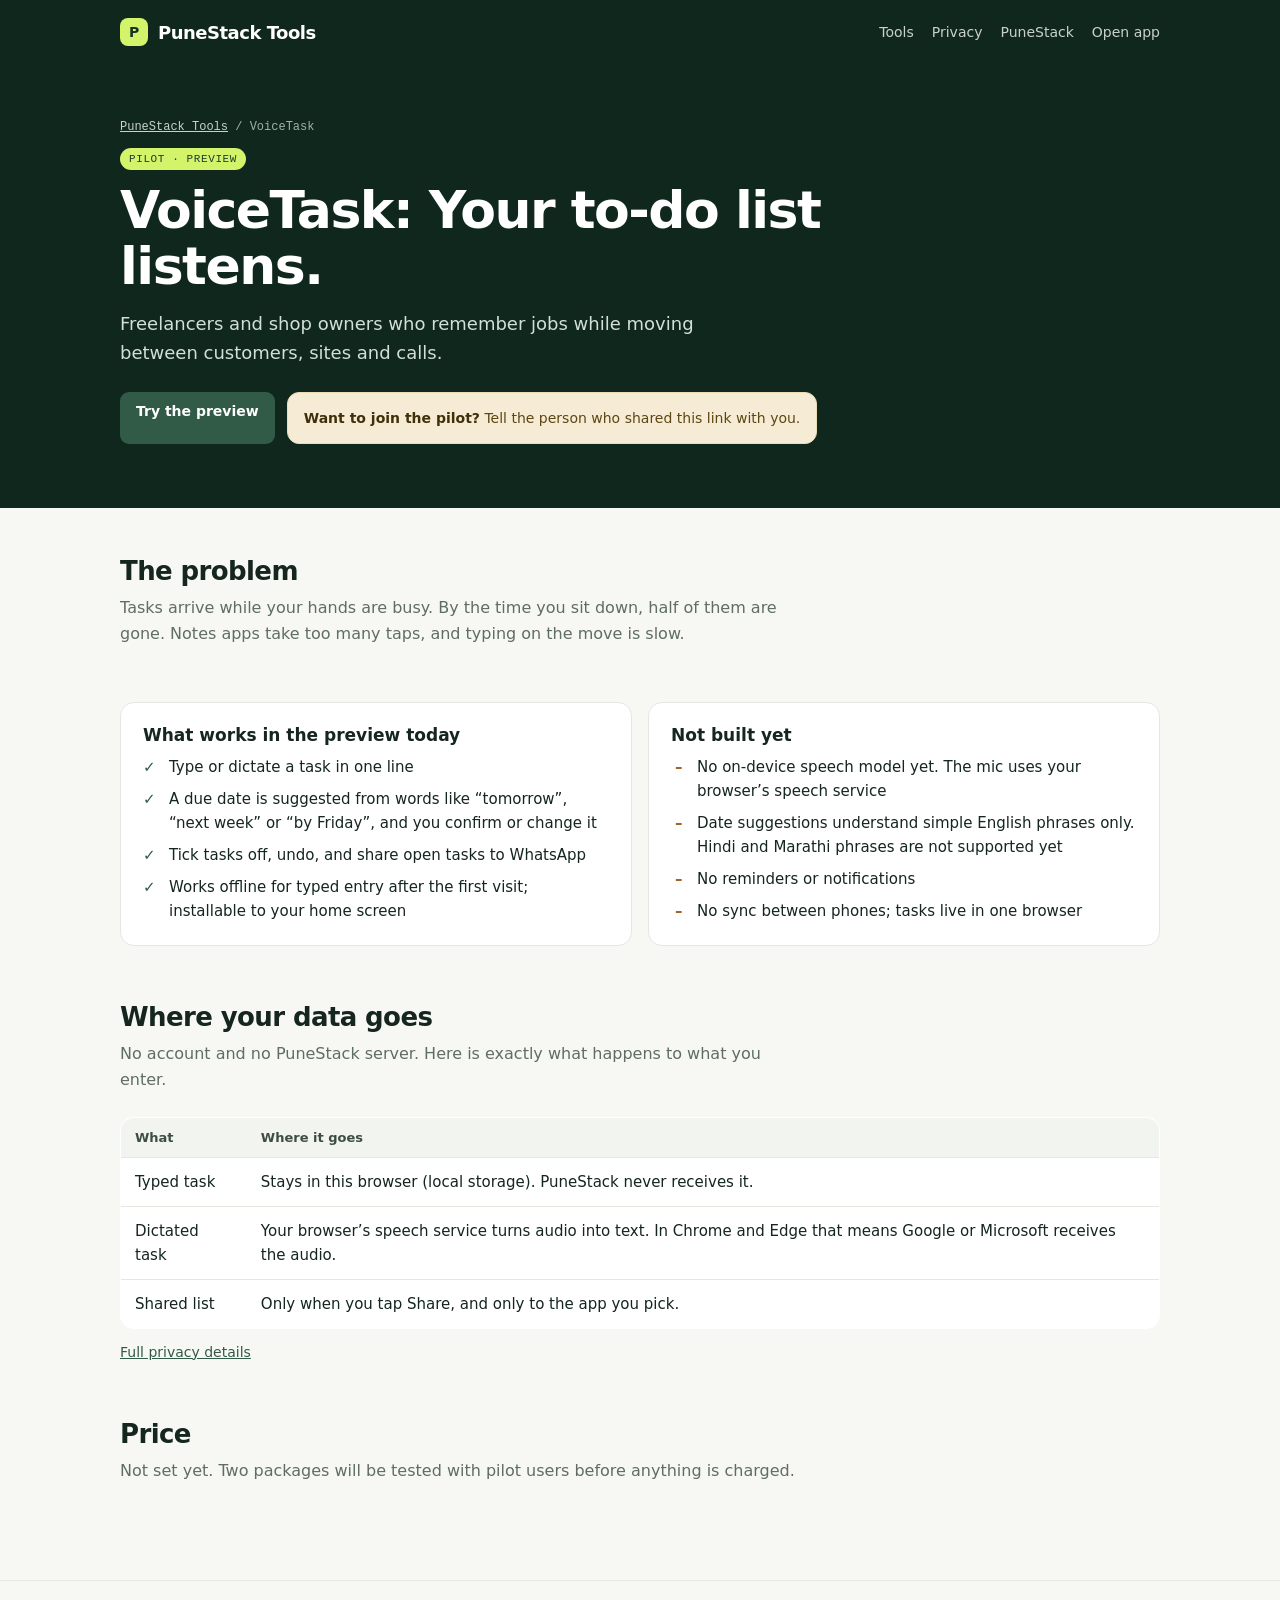
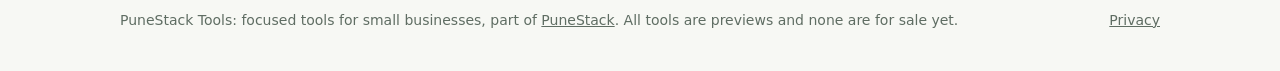
<file: src/outputs/voicetask/index.html>
<!doctype html>
<html lang="en">
<head>
<meta charset="utf-8">
<meta name="viewport" content="width=device-width,initial-scale=1,viewport-fit=cover">
<meta name="theme-color" content="#10271e">
<meta name="robots" content="index,follow">
<meta name="description" content="VoiceTask: Your to-do list listens. Early preview.">
<link rel="icon" href="../icon.svg">
<link rel="stylesheet" href="../styles.css">
<title>VoiceTask: Your to-do list listens. | PuneStack Tools</title>
</head>
<body>
<header class="top"><div class="wrap">
<a class="brand" href="../"><span class="brand-mark">P</span>PuneStack Tools</a>
<nav><a href="../#tools">Tools</a><a class="hide-sm" href="../privacy/">Privacy</a><a class="hide-sm" href="https://punestack.vercel.app/">PuneStack</a><a href="../app/">Open app</a></nav>
</div></header>
<section class="hero"><div class="wrap">
<div class="crumbs"><a href="../">PuneStack Tools</a> / VoiceTask</div>
<span class="status pilot">Pilot · preview</span>
<h1>VoiceTask: Your to-do list listens.</h1>
<p>Freelancers and shop owners who remember jobs while moving between customers, sites and calls.</p>
<div class="cta"><a class="btn" href="../app/#task">Try the preview</a><span class="note" style="display:inline-block"><b>Want to join the pilot?</b> Tell the person who shared this link with you.</span></div>
</div></section>
<main><div class="wrap">
<section><h2>The problem</h2><p class="lead">Tasks arrive while your hands are busy. By the time you sit down, half of them are gone. Notes apps take too many taps, and typing on the move is slow.</p></section>
<section><div class="cols">
<div class="box"><h3>What works in the preview today</h3><ul class="check"><li>Type or dictate a task in one line</li><li>A due date is suggested from words like “tomorrow”, “next week” or “by Friday”, and you confirm or change it</li><li>Tick tasks off, undo, and share open tasks to WhatsApp</li><li>Works offline for typed entry after the first visit; installable to your home screen</li></ul></div>
<div class="box"><h3>Not built yet</h3><ul class="cross"><li>No on-device speech model yet. The mic uses your browser’s speech service</li><li>Date suggestions understand simple English phrases only. Hindi and Marathi phrases are not supported yet</li><li>No reminders or notifications</li><li>No sync between phones; tasks live in one browser</li></ul></div>
</div></section>
<section><h2>Where your data goes</h2><p class="lead">No account and no PuneStack server. Here is exactly what happens to what you enter.</p>
<table class="flow"><thead><tr><th>What</th><th>Where it goes</th></tr></thead><tbody><tr><td>Typed task</td><td>Stays in this browser (local storage). PuneStack never receives it.</td></tr><tr><td>Dictated task</td><td>Your browser’s speech service turns audio into text. In Chrome and Edge that means Google or Microsoft receives the audio.</td></tr><tr><td>Shared list</td><td>Only when you tap Share, and only to the app you pick.</td></tr></tbody></table>
<p style="margin-top:12px;font-size:14px"><a href="../privacy/">Full privacy details</a></p></section>
<section><h2>Price</h2><p class="lead">Not set yet. Two packages will be tested with pilot users before anything is charged.</p></section>
</div></main>
<footer><div class="wrap"><span>PuneStack Tools: focused tools for small businesses, part of <a href="https://punestack.vercel.app/">PuneStack</a>. All tools are previews and none are for sale yet.</span><span><a href="../privacy/">Privacy</a></span></div></footer>
</body>
</html>
</file>
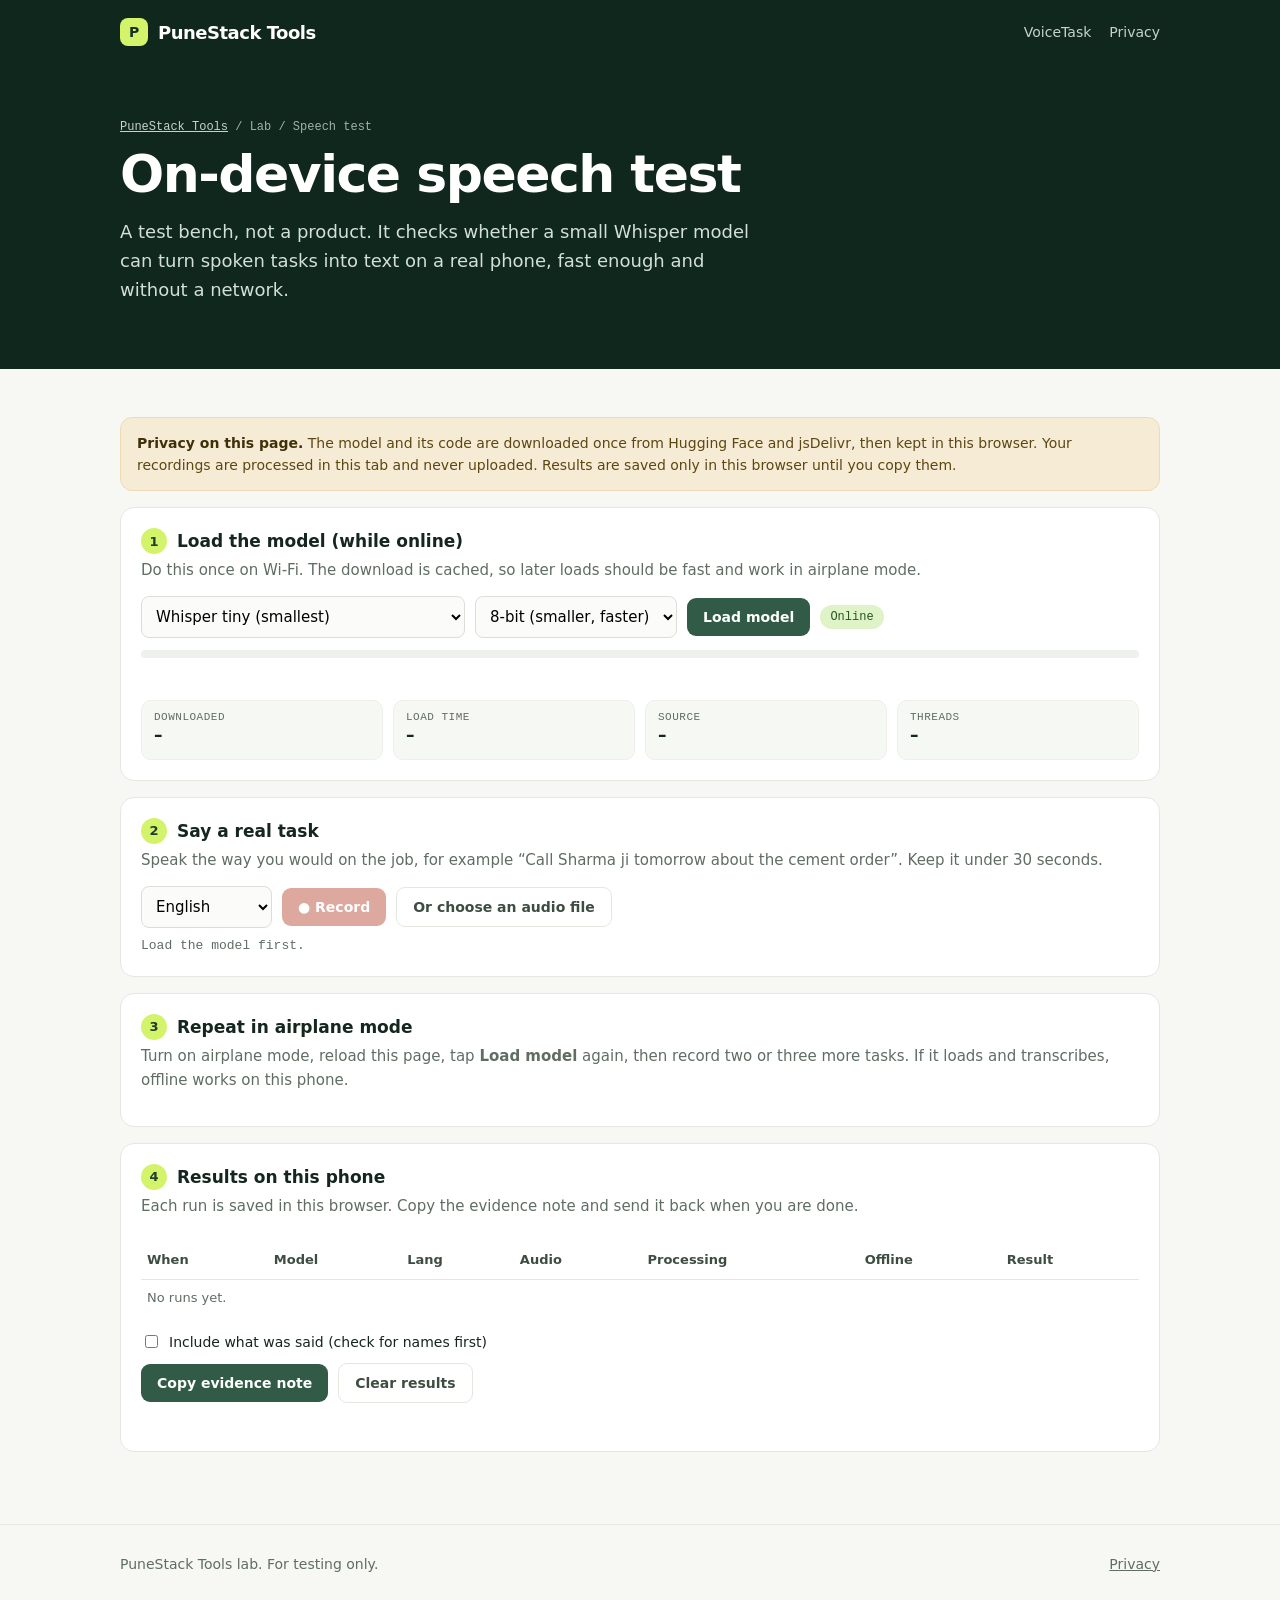
<file: src/outputs/lab/speech-test/index.html>
<!doctype html>
<html lang="en">
<head>
<meta charset="utf-8">
<meta name="viewport" content="width=device-width,initial-scale=1,viewport-fit=cover">
<meta name="theme-color" content="#10271e">
<meta name="robots" content="noindex">
<link rel="icon" href="../../icon.svg">
<link rel="stylesheet" href="../../styles.css">
<title>Speech test lab | PuneStack Tools</title>
<style>
.lab{display:grid;gap:16px}
.step{background:#fff;border:1px solid var(--line);border-radius:14px;padding:20px}
.step h3{font:700 17px var(--display);margin:0 0 4px;display:flex;align-items:center;gap:10px}
.step h3 .n{width:26px;height:26px;border-radius:50%;background:var(--lime);color:#203d2e;display:grid;place-items:center;font-size:13px;flex:none}
.step p{margin:0 0 14px;color:var(--muted);font-size:15px}
.row{display:flex;gap:10px;flex-wrap:wrap;align-items:center}
select,input[type=file]{font:15px var(--sans);padding:10px;border:1px solid #d9dfd6;border-radius:8px;background:#fbfcfa;max-width:100%}
.btn:disabled{opacity:.45;cursor:not-allowed}
.btn.rec{background:#b5432c}.btn.rec:hover{background:#963622}
.meter{height:8px;background:#eef1ec;border-radius:99px;overflow:hidden;margin-top:12px}.meter i{display:block;height:100%;width:0;background:var(--green);transition:width .2s}
.kv{display:grid;grid-template-columns:repeat(auto-fit,minmax(150px,1fr));gap:10px;margin-top:14px}
.kv div{background:#f6f8f4;border:1px solid #edf0e9;border-radius:10px;padding:10px 12px}
.kv small{display:block;font:11px var(--mono);color:var(--muted);text-transform:uppercase;letter-spacing:.5px}
.kv b{font:700 17px var(--display)}
.status-line{font:13px var(--mono);color:var(--muted);margin-top:10px;min-height:18px;overflow-wrap:anywhere}
.status-line.err{color:#a3341f}
.out{background:#f6f8f4;border-left:3px solid var(--lime);padding:12px 14px;border-radius:6px;margin-top:14px;font-size:15px}
.out .t{font-size:17px;color:var(--ink)}
.verdict{display:none;margin-top:12px}
.pill{display:inline-flex;align-items:center;gap:6px;font:12px var(--mono);padding:5px 10px;border-radius:99px;background:#eef1ec}
.pill.on{background:#dff3c8;color:#2d5420}.pill.off{background:#f6ecd5;color:#7a5a17}
table.runs{width:100%;border-collapse:collapse;font-size:13px;margin-top:10px}
table.runs th,table.runs td{text-align:left;padding:8px 6px;border-top:1px solid var(--line);vertical-align:top}
table.runs th{font-weight:600;color:#3e4d42;border-top:0}
.scroll{overflow-x:auto}
</style>
</head>
<body>
<header class="top"><div class="wrap">
<a class="brand" href="../../"><span class="brand-mark">P</span>PuneStack Tools</a>
<nav><a href="../../voicetask/">VoiceTask</a><a href="../../privacy/">Privacy</a></nav>
</div></header>
<section class="hero"><div class="wrap">
<div class="crumbs"><a href="../../">PuneStack Tools</a> / Lab / Speech test</div>
<h1>On-device speech test</h1>
<p>A test bench, not a product. It checks whether a small Whisper model can turn spoken tasks into text on a real phone, fast enough and without a network.</p>
</div></section>
<main><div class="wrap lab">

<div class="note"><b>Privacy on this page.</b> The model and its code are downloaded once from Hugging Face and jsDelivr, then kept in this browser. Your recordings are processed in this tab and never uploaded. Results are saved only in this browser until you copy them.</div>

<div class="step">
<h3><span class="n">1</span>Load the model (while online)</h3>
<p>Do this once on Wi-Fi. The download is cached, so later loads should be fast and work in airplane mode.</p>
<div class="row">
<select id="model" aria-label="Model">
<option value="Xenova/whisper-tiny">Whisper tiny (smallest)</option>
<option value="Xenova/whisper-base">Whisper base (larger, more accurate)</option>
</select>
<select id="dtype" aria-label="Precision">
<option value="q8">8-bit (smaller, faster)</option>
<option value="fp32">Full precision (larger)</option>
</select>
<button class="btn" id="load">Load model</button>
<span class="pill" id="net">checking network…</span>
</div>
<div class="meter"><i id="bar"></i></div>
<div class="status-line" id="load-status"></div>
<div class="kv" id="load-kv" hidden>
<div><small>Downloaded</small><b id="kv-size">–</b></div>
<div><small>Load time</small><b id="kv-load">–</b></div>
<div><small>Source</small><b id="kv-src">–</b></div>
<div><small>Threads</small><b id="kv-thr">–</b></div>
</div>
</div>

<div class="step">
<h3><span class="n">2</span>Say a real task</h3>
<p>Speak the way you would on the job, for example “Call Sharma ji tomorrow about the cement order”. Keep it under 30 seconds.</p>
<div class="row">
<select id="lang" aria-label="Language">
<option value="english">English</option>
<option value="hindi">Hindi</option>
<option value="marathi">Marathi</option>
<option value="">Auto-detect</option>
</select>
<button class="btn rec" id="rec" disabled>● Record</button>
<label class="btn secondary" style="position:relative;overflow:hidden">Or choose an audio file<input type="file" id="file" accept="audio/*" disabled style="position:absolute;inset:0;opacity:0;cursor:pointer"></label>
</div>
<div class="status-line" id="run-status">Load the model first.</div>
<div class="out" id="out" hidden>
<div class="t" id="out-text"></div>
<div style="margin-top:8px;font-size:14px;color:var(--muted)" id="out-task"></div>
<div class="kv">
<div><small>Audio</small><b id="kv-audio">–</b></div>
<div><small>Processing</small><b id="kv-proc">–</b></div>
<div><small>Speed vs real time</small><b id="kv-rtf">–</b></div>
<div><small>Network</small><b id="kv-online">–</b></div>
</div>
</div>
<div class="verdict" id="verdict">
<p style="margin:0 0 8px;font-size:15px"><b>Did it capture what you meant?</b></p>
<div class="row"><button class="btn secondary" data-v="correct">Correct</button><button class="btn secondary" data-v="partly">Partly</button><button class="btn secondary" data-v="wrong">Wrong</button></div>
</div>
</div>

<div class="step">
<h3><span class="n">3</span>Repeat in airplane mode</h3>
<p>Turn on airplane mode, reload this page, tap <b>Load model</b> again, then record two or three more tasks. If it loads and transcribes, offline works on this phone.</p>
</div>

<div class="step">
<h3><span class="n">4</span>Results on this phone</h3>
<p>Each run is saved in this browser. Copy the evidence note and send it back when you are done.</p>
<div class="scroll"><table class="runs"><thead><tr><th>When</th><th>Model</th><th>Lang</th><th>Audio</th><th>Processing</th><th>Offline</th><th>Result</th></tr></thead><tbody id="runs"><tr><td colspan="7" style="color:var(--muted)">No runs yet.</td></tr></tbody></table></div>
<div class="row" style="margin-top:14px">
<label style="font-size:14px;display:flex;gap:8px;align-items:center"><input type="checkbox" id="with-text"> Include what was said (check for names first)</label>
</div>
<div class="row" style="margin-top:10px">
<button class="btn" id="copy">Copy evidence note</button>
<button class="btn secondary" id="clear">Clear results</button>
</div>
<div class="status-line" id="copy-status"></div>
</div>

</div></main>
<footer><div class="wrap"><span>PuneStack Tools lab. For testing only.</span><span><a href="../../privacy/">Privacy</a></span></div></footer>

<script type="module">
const LIB='https://cdn.jsdelivr.net/npm/@huggingface/transformers@3.7.6/dist/transformers.min.js';
const $=id=>document.getElementById(id);
const KEY='fieldnotes_lab_runs';
const state={asr:null,model:'',dtype:'',loadMs:0,bytes:0,fromCache:null,batteryStart:null,last:null};
const fmtMB=b=>b?(b/1048576).toFixed(1)+' MB':'–';
const fmtS=ms=>(ms/1000).toFixed(1)+' s';
function setStatus(id,msg,err){const el=$(id);el.textContent=msg;el.className='status-line'+(err?' err':'')}
function runs(){try{return JSON.parse(localStorage.getItem(KEY))||[]}catch{return []}}
function saveRuns(r){try{localStorage.setItem(KEY,JSON.stringify(r))}catch{}}

function net(){const on=navigator.onLine;$('net').textContent=on?'Online':'Offline (airplane mode)';$('net').className='pill '+(on?'on':'off')}
addEventListener('online',net);addEventListener('offline',net);net();

async function battery(){try{if(navigator.getBattery){const b=await navigator.getBattery();return Math.round(b.level*100)}}catch{}return null}

$('load').onclick=async()=>{
  const model=$('model').value,dtype=$('dtype').value;
  $('load').disabled=true;$('bar').style.width='0';$('load-kv').hidden=true;
  setStatus('load-status','Loading library…');
  state.batteryStart=state.batteryStart??await battery();
  let mod;
  try{mod=await import(LIB)}catch(e){setStatus('load-status','Could not load the speech library. If you are offline, open this page once while online first. ('+e.message+')',true);$('load').disabled=false;return}
  const {pipeline,env}=mod;env.allowLocalModels=false;env.useBrowserCache=true;
  const files={};const t0=performance.now();let sawNetwork=false;
  const progress=p=>{
    if(p.status==='progress'&&p.total){files[p.file]={loaded:p.loaded,total:p.total};const tot=Object.values(files).reduce((s,f)=>s+f.total,0),got=Object.values(files).reduce((s,f)=>s+f.loaded,0);$('bar').style.width=Math.min(100,got/tot*100).toFixed(0)+'%';setStatus('load-status','Downloading '+fmtMB(got)+' of '+fmtMB(tot)+'…');if(performance.now()-t0>1500)sawNetwork=true}
    else if(p.status==='initiate'){setStatus('load-status','Fetching '+p.file+'…')}
  };
  try{
    state.asr=await pipeline('automatic-speech-recognition',model,{dtype,device:'wasm',progress_callback:progress});
  }catch(e){setStatus('load-status','Model failed to load: '+e.message,true);$('load').disabled=false;return}
  state.loadMs=performance.now()-t0;state.model=model;state.dtype=dtype;
  state.bytes=Object.values(files).reduce((s,f)=>s+f.total,0);
  state.fromCache=!navigator.onLine||(!sawNetwork&&state.loadMs<8000);
  $('bar').style.width='100%';$('load-kv').hidden=false;
  $('kv-size').textContent=fmtMB(state.bytes);$('kv-load').textContent=fmtS(state.loadMs);
  $('kv-src').textContent=navigator.onLine?(state.fromCache?'Cache (likely)':'Network'):'Cache (offline)';
  $('kv-thr').textContent=self.crossOriginIsolated?'Multi':'Single';
  setStatus('load-status','Ready: '+model.split('/')[1]+' ('+dtype+').');
  $('rec').disabled=false;$('file').disabled=false;$('load').disabled=false;
  setStatus('run-status','Ready. Tap Record and say a task.');
};

async function toMono16k(arrayBuf){
  const AC=window.AudioContext||window.webkitAudioContext;const ac=new AC();
  const decoded=await ac.decodeAudioData(arrayBuf);ac.close&&ac.close();
  const len=Math.max(1,Math.ceil(decoded.duration*16000));
  const oac=new OfflineAudioContext(1,len,16000);const src=oac.createBufferSource();src.buffer=decoded;src.connect(oac.destination);src.start();
  const r=await oac.startRendering();return {audio:r.getChannelData(0),seconds:decoded.duration};
}

let recorder=null,chunks=[],stopTimer=null;
$('rec').onclick=async()=>{
  if(recorder&&recorder.state==='recording'){recorder.stop();return}
  let stream;try{stream=await navigator.mediaDevices.getUserMedia({audio:true})}catch(e){setStatus('run-status','Microphone not available: '+e.message,true);return}
  chunks=[];recorder=new MediaRecorder(stream);
  recorder.ondataavailable=e=>{if(e.data.size)chunks.push(e.data)};
  recorder.onstop=async()=>{clearTimeout(stopTimer);stream.getTracks().forEach(t=>t.stop());$('rec').textContent='● Record';const blob=new Blob(chunks,{type:recorder.mimeType});await transcribe(await blob.arrayBuffer())};
  recorder.start();$('rec').textContent='■ Stop';setStatus('run-status','Recording… tap Stop when done (max 30 s).');
  stopTimer=setTimeout(()=>recorder.state==='recording'&&recorder.stop(),30000);
};
$('file').onchange=async e=>{const f=e.target.files[0];if(f)await transcribe(await f.arrayBuffer());e.target.value=''};

async function transcribe(buf){
  if(!state.asr)return;
  $('rec').disabled=true;$('verdict').style.display='none';
  setStatus('run-status','Transcribing on this device…');
  let audio,seconds;try{({audio,seconds}=await toMono16k(buf))}catch(e){setStatus('run-status','Could not read that audio: '+e.message,true);$('rec').disabled=false;return}
  const lang=$('lang').value;const opts={task:'transcribe',chunk_length_s:30,stride_length_s:5};if(lang)opts.language=lang;
  const t0=performance.now();let out;
  try{out=await state.asr(audio,opts)}catch(e){setStatus('run-status','Transcription failed: '+e.message,true);$('rec').disabled=false;return}
  const ms=performance.now()-t0,text=(out&&out.text||'').trim();
  const g=dateGuess(text);
  state.last={when:new Date().toISOString(),model:state.model.split('/')[1],dtype:state.dtype,lang:lang||'auto',audioS:+seconds.toFixed(1),procS:+(ms/1000).toFixed(1),rtf:+(ms/1000/seconds).toFixed(2),offline:!navigator.onLine,text,date:g?g.date:'',verdict:''};
  $('out').hidden=false;$('out-text').textContent=text||'(nothing recognised)';
  $('out-task').textContent=g?'VoiceTask would suggest a due date of '+g.date+' (from “'+g.phrase+'”).':'No due date phrase found.';
  $('kv-audio').textContent=seconds.toFixed(1)+' s';$('kv-proc').textContent=fmtS(ms);
  $('kv-rtf').textContent=(ms/1000/seconds).toFixed(2)+'× '+(ms/1000<=seconds?'(faster)':'(slower)');
  $('kv-online').textContent=navigator.onLine?'Online':'Offline';
  $('verdict').style.display='block';setStatus('run-status','Done. Mark the result below.');$('rec').disabled=false;
}
document.querySelectorAll('[data-v]').forEach(b=>b.onclick=()=>{if(!state.last)return;state.last.verdict=b.dataset.v;const r=runs();r.push(state.last);saveRuns(r);state.last=null;$('verdict').style.display='none';setStatus('run-status','Saved. Record another task.');drawRuns()});

function drawRuns(){const r=runs();$('runs').innerHTML=r.length?r.map(x=>`<tr><td>${new Date(x.when).toLocaleTimeString('en-IN',{hour:'2-digit',minute:'2-digit'})}</td><td>${x.model} ${x.dtype}</td><td>${x.lang}</td><td>${x.audioS}s</td><td>${x.procS}s</td><td>${x.offline?'Yes':'No'}</td><td>${x.verdict}</td></tr>`).join(''):'<tr><td colspan="7" style="color:var(--muted)">No runs yet.</td></tr>'}
drawRuns();

$('copy').onclick=async()=>{
  const r=runs(),withText=$('with-text').checked,bEnd=await battery();
  const ok=r.filter(x=>x.verdict==='correct').length,part=r.filter(x=>x.verdict==='partly').length;
  const avg=k=>r.length?(r.reduce((s,x)=>s+x[k],0)/r.length).toFixed(2):'-';
  const lines=['PuneStack Tools speech test: evidence note','Date: '+new Date().toLocaleString('en-IN'),'Browser: '+navigator.userAgent,'CPU cores: '+(navigator.hardwareConcurrency||'?')+' · Device memory: '+(navigator.deviceMemory?navigator.deviceMemory+' GB':'?')+' · Multi-threaded: '+(self.crossOriginIsolated?'yes':'no'),
    'Model: '+(state.model||'-')+' ('+(state.dtype||'-')+') · Download: '+fmtMB(state.bytes)+' · Last load: '+(state.loadMs?fmtS(state.loadMs):'-'),
    'Battery: '+(state.batteryStart!=null?state.batteryStart+'%':'?')+' → '+(bEnd!=null?bEnd+'%':'?'),
    'Runs: '+r.length+' · Correct: '+ok+' · Partly: '+part+' · Wrong: '+(r.length-ok-part)+' · Offline runs: '+r.filter(x=>x.offline).length,
    'Average audio: '+avg('audioS')+' s · Average processing: '+avg('procS')+' s · Average speed ratio: '+avg('rtf'),'',
    ...r.map((x,i)=>`${i+1}. ${x.model}/${x.dtype} ${x.lang} · ${x.audioS}s audio · ${x.procS}s · ${x.offline?'offline':'online'} · ${x.verdict}${x.date?' · date '+x.date:''}${withText?' · "'+x.text+'"':''}`)];
  const text=lines.join('\n');
  try{if(navigator.share)await navigator.share({text});else{await navigator.clipboard.writeText(text);setStatus('copy-status','Copied. Paste it into WhatsApp or email.')}}catch{try{await navigator.clipboard.writeText(text);setStatus('copy-status','Copied.')}catch{setStatus('copy-status','Could not copy on this browser.',true)}}
};
$('clear').onclick=()=>{if($('clear').dataset.armed!=='1'){$('clear').dataset.armed='1';$('clear').textContent='Tap again to clear';return}saveRuns([]);$('clear').dataset.armed='';$('clear').textContent='Clear results';drawRuns()};

// Same date rules as the VoiceTask preview.
function iso(d){return new Date(d.getTime()-d.getTimezoneOffset()*60000).toISOString().slice(0,10)}
const WD=['sunday','monday','tuesday','wednesday','thursday','friday','saturday'];
function dateGuess(s){const x=' '+s.toLowerCase().replace(/[^a-z\s]/g,' ')+' ',n=new Date(),d=new Date(n.getFullYear(),n.getMonth(),n.getDate());const hit=re=>{const m=x.match(re);return m?m[0].trim():null};let p;
if((p=hit(/\sday after tomorrow\s/))){d.setDate(d.getDate()+2);return {date:iso(d),phrase:p}}
if((p=hit(/\stomorrow\s/))){d.setDate(d.getDate()+1);return {date:iso(d),phrase:p}}
if((p=hit(/\s(today|tonight|this evening)\s/)))return {date:iso(d),phrase:p};
if((p=hit(/\snext week\s/))){d.setDate(d.getDate()+7);return {date:iso(d),phrase:p}}
for(let i=0;i<7;i++){if((p=hit(new RegExp('\\s((next|this|by|on)\\s)?'+WD[i]+'\\s')))){d.setDate(d.getDate()+(((i-d.getDay()+7)%7)||7));return {date:iso(d),phrase:p}}}
return null}
if('serviceWorker'in navigator)navigator.serviceWorker.register('../../sw.js').catch(()=>{});
</script>
</body>
</html>
</file>
<file: src/outputs/styles.css>
:root{--ink:#15261e;--muted:#5f6d63;--line:#e3e8e1;--paper:#f7f8f4;--white:#fff;--green:#315b46;--deep:#10271e;--lime:#d3f36b;--soft:#edf3e9;--amber:#f6ecd5;--amber-ink:#7a5a17;--shadow:0 16px 50px #1c38250d;--sans:'DM Sans',system-ui,-apple-system,'Segoe UI',Roboto,sans-serif;--display:Manrope,system-ui,-apple-system,'Segoe UI',Roboto,sans-serif;--mono:'DM Mono',ui-monospace,SFMono-Regular,Menlo,monospace}
*{box-sizing:border-box}html{-webkit-text-size-adjust:100%}body{margin:0;background:var(--paper);color:var(--ink);font:16px/1.6 var(--sans)}
a{color:var(--green)}img,svg{max-width:100%}
.wrap{max-width:1080px;margin:0 auto;padding:0 20px}
.top{background:var(--deep);color:#fff}.top .wrap{display:flex;align-items:center;justify-content:space-between;height:64px;gap:16px}
.brand{display:flex;align-items:center;gap:10px;color:#fff;text-decoration:none;font:800 18px var(--display);letter-spacing:-.5px}
.brand-mark{width:28px;height:28px;border-radius:8px;background:var(--lime);color:#173326;display:grid;place-items:center;font:800 14px var(--display)}
.top nav{display:flex;gap:18px;font-size:14px}.top nav a{color:#c8d2ca;text-decoration:none;white-space:nowrap}.top .brand{white-space:nowrap}.top nav a:hover{color:#fff}
.hero{background:var(--deep);color:#fff;padding:56px 0 64px}
.eyebrow{font:12px var(--mono);letter-spacing:1.2px;text-transform:uppercase;color:#9fb3a6}
.hero h1{font:700 clamp(32px,6vw,52px)/1.08 var(--display);letter-spacing:-1.5px;margin:12px 0 16px;max-width:760px}
.hero p{color:#d3e0d5;font-size:18px;max-width:640px;margin:0}
.pillars{display:grid;grid-template-columns:repeat(3,1fr);gap:14px;margin-top:36px}
.pillar{border:1px solid #ffffff22;border-radius:12px;padding:16px}.pillar b{display:block;color:var(--lime);font-size:14px;margin-bottom:4px}.pillar span{color:#c8d2ca;font-size:14px}
main{padding:48px 0 72px}
h2{font:700 26px/1.2 var(--display);letter-spacing:-.6px;margin:0 0 8px}
.lead{color:var(--muted);margin:0 0 24px;max-width:680px}
.cards{display:grid;grid-template-columns:repeat(3,1fr);gap:16px}
.card{background:var(--white);border:1px solid var(--line);border-radius:14px;padding:22px;box-shadow:var(--shadow);display:flex;flex-direction:column;gap:10px}
.card h3{font:700 19px var(--display);margin:0;letter-spacing:-.3px}.card p{margin:0;color:var(--muted);font-size:15px}
.card .links{margin-top:auto;display:flex;gap:10px;flex-wrap:wrap;padding-top:8px}
.card.feature{grid-column:span 3;flex-direction:row;align-items:center;gap:24px;background:var(--soft)}
.card.feature>div:first-child{flex:1}
.status{align-self:flex-start;font:11px var(--mono);letter-spacing:.6px;text-transform:uppercase;padding:5px 9px;border-radius:99px;background:#eef1ec;color:#4d5b51}
.status.available{background:#dff3c8;color:#2d5420}.status.pilot{background:var(--lime);color:#203d2e}.status.preview{background:var(--amber);color:var(--amber-ink)}
.btn{display:inline-block;border:0;border-radius:9px;padding:11px 16px;background:var(--green);color:#fff;font:600 14px var(--sans);text-decoration:none;cursor:pointer}
.btn:hover{background:#244a37}.btn.secondary{background:#fff;border:1px solid var(--line);color:#3e4d42}.btn.secondary:hover{background:#f3f6f1}
.btn.lime{background:var(--lime);color:#203d2e}
.note{background:var(--amber);border:1px solid #ecdcb6;color:#5c4612;border-radius:12px;padding:14px 16px;font-size:14px}
.note b{color:#3f300a}
section+section{margin-top:56px}
.cols{display:grid;grid-template-columns:1fr 1fr;gap:16px}
.box{background:#fff;border:1px solid var(--line);border-radius:14px;padding:22px}
.box h3{font:700 17px var(--display);margin:0 0 10px}
ul.check,ul.cross{list-style:none;padding:0;margin:0;display:grid;gap:8px;font-size:15px}
ul.check li,ul.cross li{padding-left:26px;position:relative}
ul.check li:before{content:'✓';position:absolute;left:0;color:var(--green);font-weight:700}
ul.cross li:before{content:'–';position:absolute;left:4px;color:#a0662c;font-weight:700}
table.flow{width:100%;border-collapse:collapse;background:#fff;border:1px solid var(--line);border-radius:14px;overflow:hidden;font-size:15px}
table.flow th,table.flow td{text-align:left;padding:12px 14px;border-top:1px solid var(--line);vertical-align:top}
table.flow th{background:#f1f4ef;font:600 13px var(--sans);color:#3e4d42;border-top:0}
.cta{display:flex;gap:12px;flex-wrap:wrap;margin-top:24px}
footer{border-top:1px solid var(--line);padding:28px 0 40px;color:var(--muted);font-size:14px}
footer .wrap{display:flex;justify-content:space-between;gap:16px;flex-wrap:wrap}
footer a{color:var(--muted)}
.crumbs{font:12px var(--mono);color:#9fb3a6;margin-bottom:10px}.crumbs a{color:#c8d2ca}
@media(max-width:820px){.cards{grid-template-columns:1fr 1fr}.card.feature{grid-column:span 2;flex-direction:column;align-items:flex-start}.pillars{grid-template-columns:1fr}}
@media(max-width:560px){.cards,.cols{grid-template-columns:1fr}.card.feature{grid-column:auto}.hero{padding:40px 0 48px}.hero p{font-size:16px}.top nav{gap:12px;font-size:13px}.top nav .hide-sm{display:none}main{padding:36px 0 56px}h2{font-size:22px}table.flow{font-size:14px}table.flow th,table.flow td{padding:10px}}
</file>
